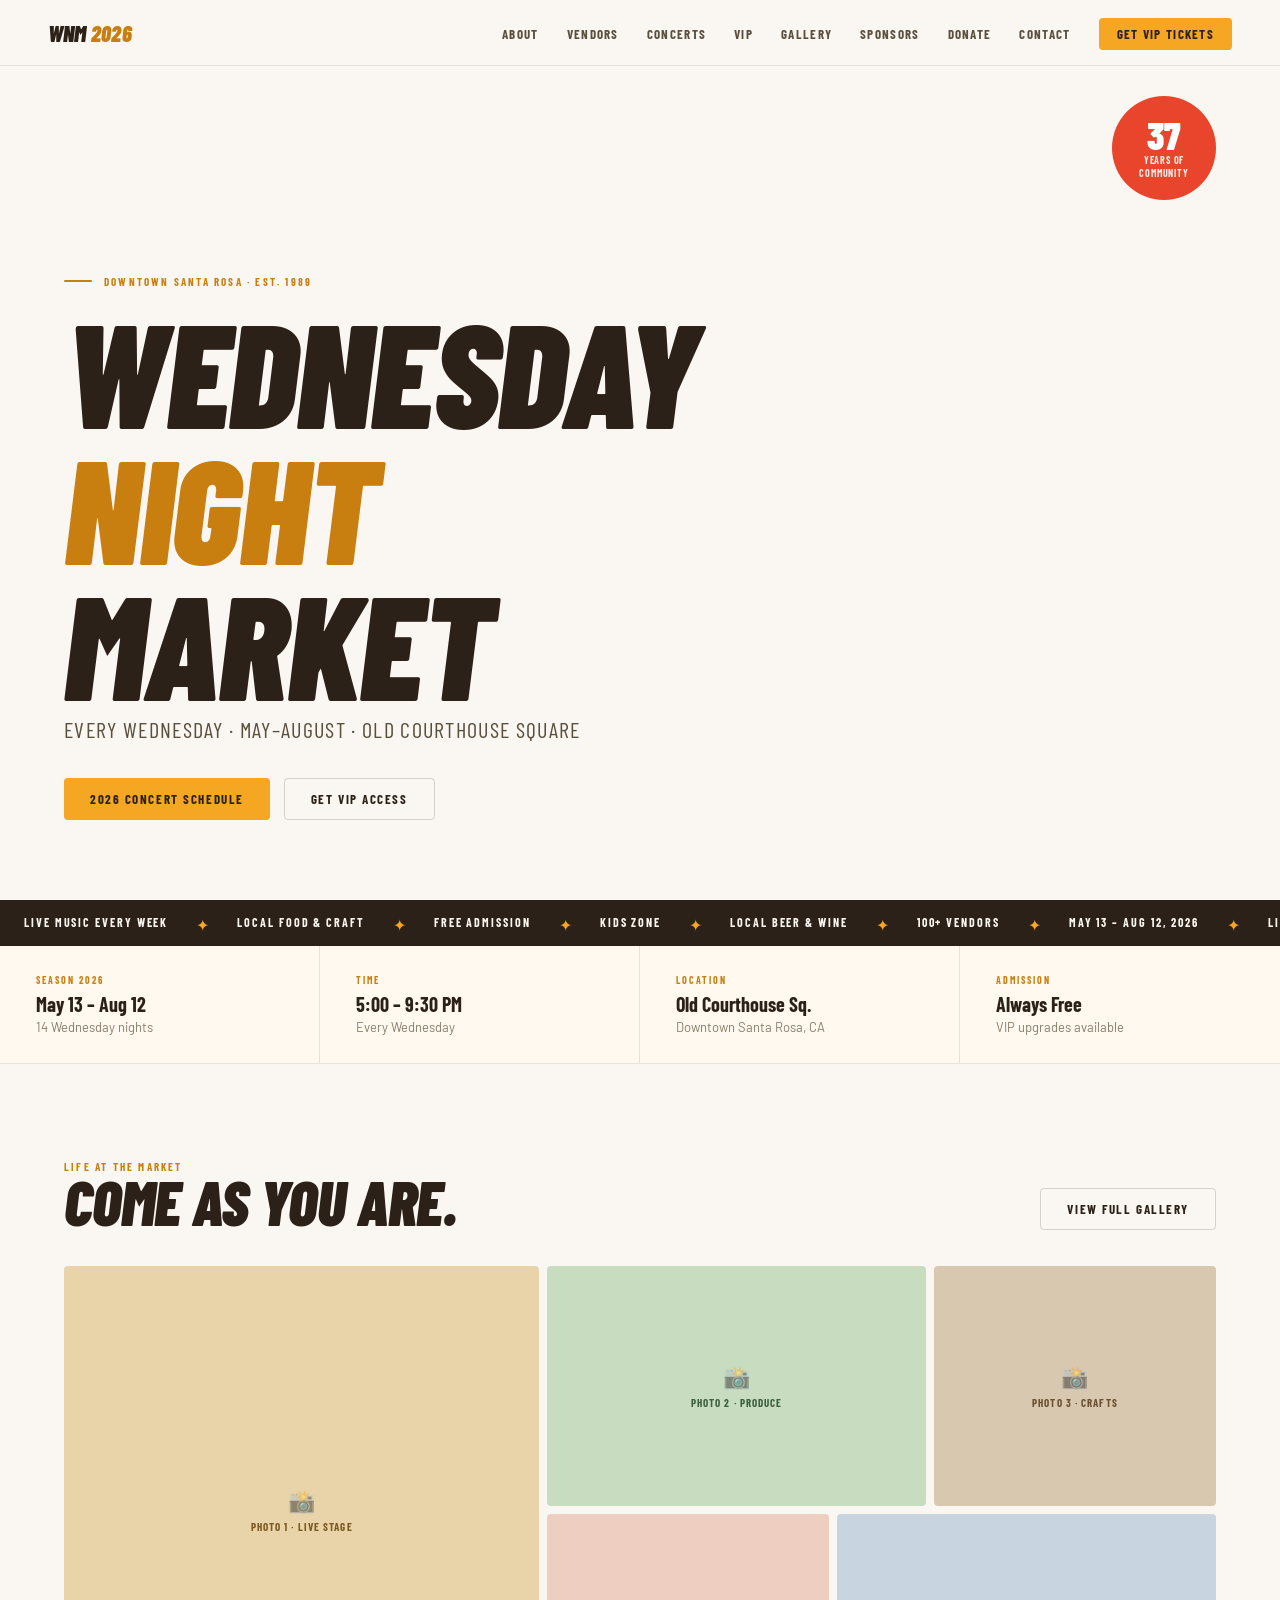
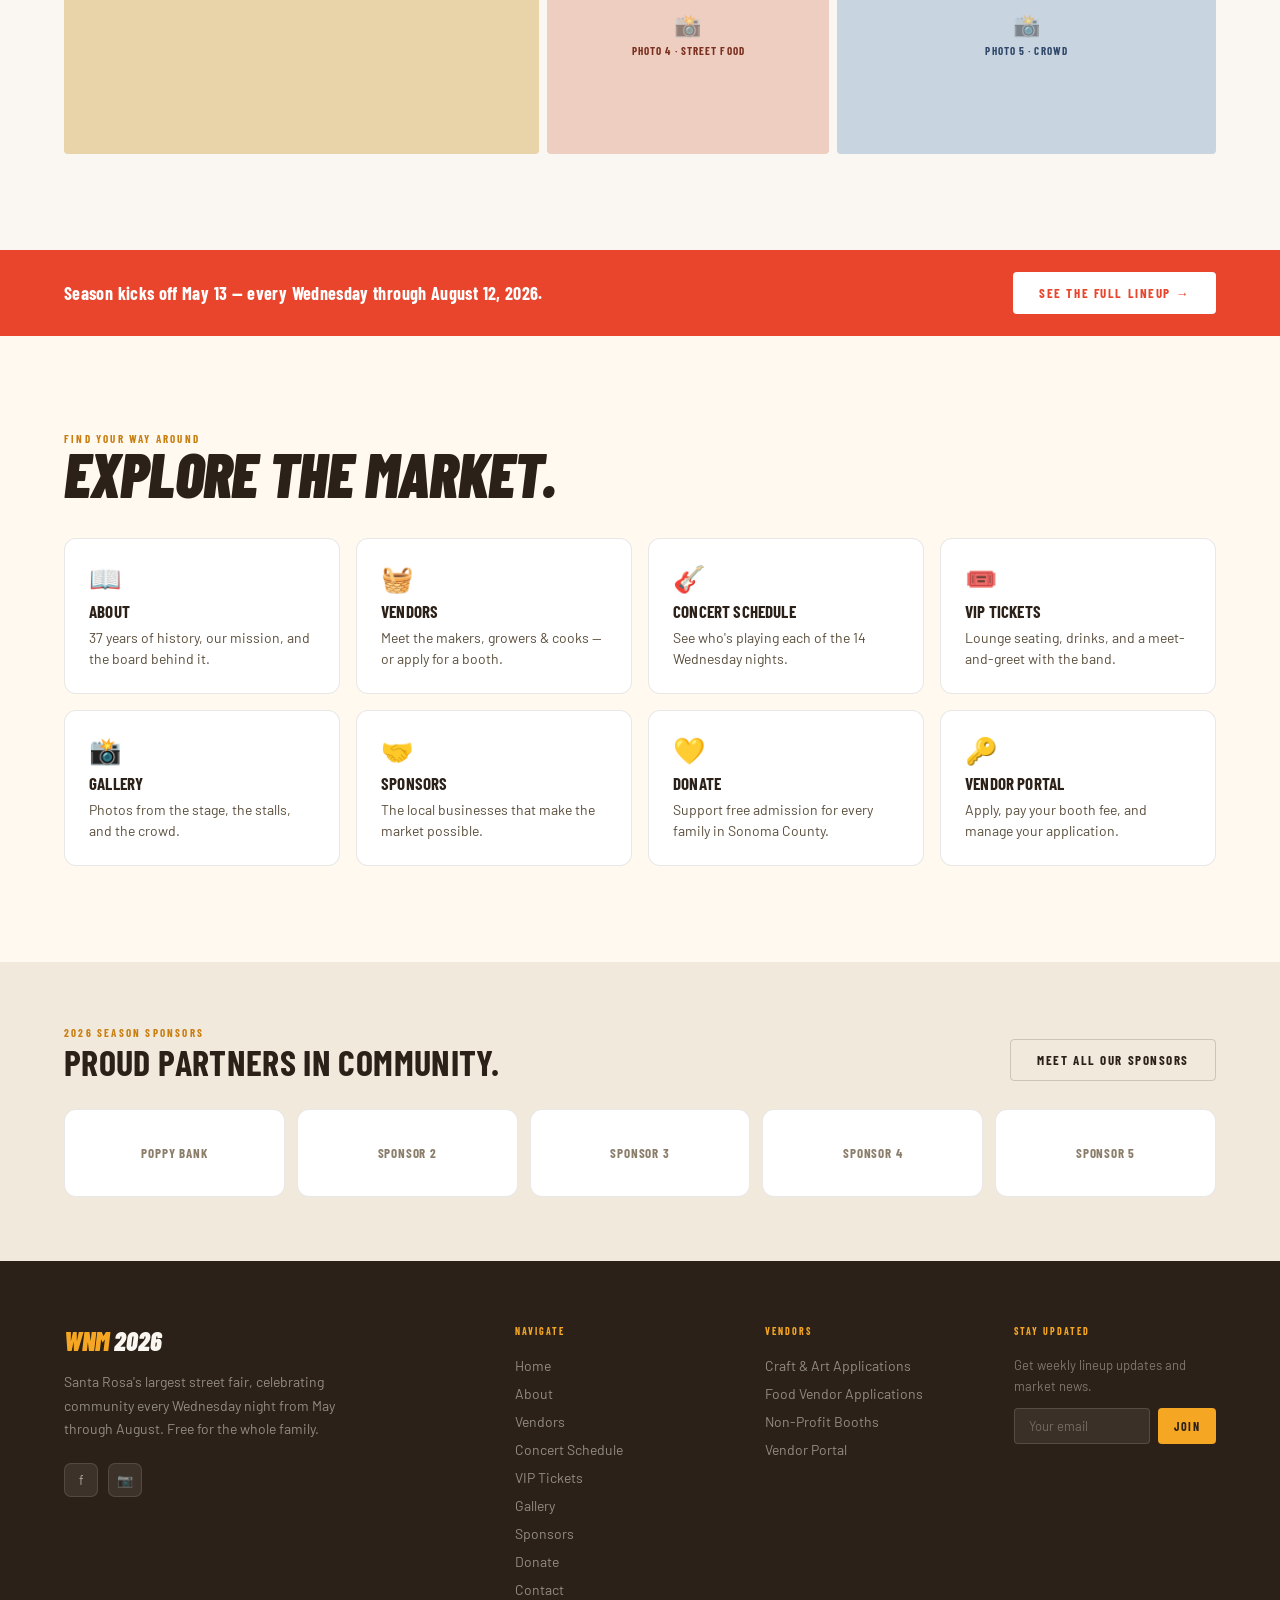
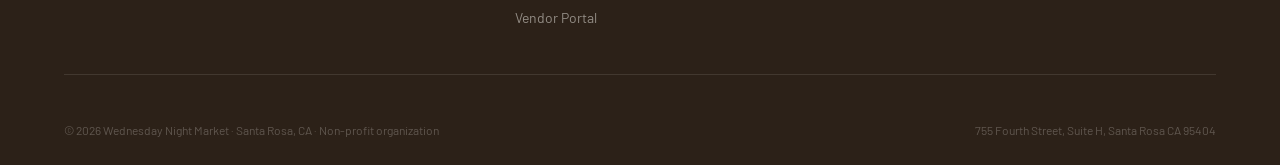
<file: index.html>
<!DOCTYPE html>
<html lang="en">
<head>
<meta charset="UTF-8">
<meta name="viewport" content="width=device-width, initial-scale=1.0">
<title>Wednesday Night Market — Santa Rosa, CA</title>
<meta name="description" content="Santa Rosa's largest street fair. Free admission, live music, and 100+ vendors every Wednesday, May through August.">
<link rel="preconnect" href="https://fonts.googleapis.com">
<link rel="preconnect" href="https://fonts.gstatic.com" crossorigin>
<link href="https://fonts.googleapis.com/css2?family=Barlow+Condensed:ital,wght@0,400;0,700;0,900;1,700;1,900&family=Barlow:wght@400;500;600&display=swap" rel="stylesheet">
<link rel="stylesheet" href="styles.css">
</head>
<body data-page="home">

<a class="skip-link" href="#main">Skip to content</a>
<site-nav></site-nav>

<main id="main">
<section id="home">
  <div class="hero-video-wrap">
    <!-- VIDEO: swap src for actual market footage -->
    <video autoplay muted loop playsinline>
      <!-- <source src="market-hero.mp4" type="video/mp4"> -->
    </video>
    <div class="hero-video-placeholder">Video background · market-hero.mp4</div>
  </div>
  <div class="hero-overlay"></div>

  <div class="hero-badge">
    <span class="num">37</span>
    <span class="lbl">Years of<br>Community</span>
  </div>

  <div class="hero-content">
    <div class="hero-eyebrow">
      <span class="eyebrow">Downtown Santa Rosa · Est. 1989</span>
    </div>
    <h1 class="display hero-title">
      Wednesday<br>
      <span class="pop">Night</span><br>
      Market
    </h1>
    <p class="hero-sub">Every Wednesday · May–August · Old Courthouse Square</p>
    <div class="hero-actions">
      <a href="concerts.html" class="btn-amber">2026 Concert Schedule</a>
      <a href="vip.html" class="btn-outline">Get VIP Access</a>
    </div>
  </div>
</section>

<!-- ── TICKER ── -->
<div class="ticker-wrap">
  <div class="ticker-inner">
    <span class="ticker-item">Live Music Every Week</span><span class="ticker-sep">✦</span>
    <span class="ticker-item">Local Food &amp; Craft</span><span class="ticker-sep">✦</span>
    <span class="ticker-item">Free Admission</span><span class="ticker-sep">✦</span>
    <span class="ticker-item">Kids Zone</span><span class="ticker-sep">✦</span>
    <span class="ticker-item">Local Beer &amp; Wine</span><span class="ticker-sep">✦</span>
    <span class="ticker-item">100+ Vendors</span><span class="ticker-sep">✦</span>
    <span class="ticker-item">May 13 – Aug 12, 2026</span><span class="ticker-sep">✦</span>
    <span class="ticker-item">Live Music Every Week</span><span class="ticker-sep">✦</span>
    <span class="ticker-item">Local Food &amp; Craft</span><span class="ticker-sep">✦</span>
    <span class="ticker-item">Free Admission</span><span class="ticker-sep">✦</span>
    <span class="ticker-item">Kids Zone</span><span class="ticker-sep">✦</span>
    <span class="ticker-item">Local Beer &amp; Wine</span><span class="ticker-sep">✦</span>
    <span class="ticker-item">100+ Vendors</span><span class="ticker-sep">✦</span>
    <span class="ticker-item">May 13 – Aug 12, 2026</span><span class="ticker-sep">✦</span>
  </div>
</div>

<!-- ── EVENT INFO STRIP ── -->
<div class="event-strip">
  <div class="es-item">
    <div class="lbl">Season 2026</div>
    <div class="val">May 13 – Aug 12</div>
    <div class="sub">14 Wednesday nights</div>
  </div>
  <div class="es-item">
    <div class="lbl">Time</div>
    <div class="val">5:00 – 9:30 PM</div>
    <div class="sub">Every Wednesday</div>
  </div>
  <div class="es-item">
    <div class="lbl">Location</div>
    <div class="val">Old Courthouse Sq.</div>
    <div class="sub">Downtown Santa Rosa, CA</div>
  </div>
  <div class="es-item">
    <div class="lbl">Admission</div>
    <div class="val">Always Free</div>
    <div class="sub">VIP upgrades available</div>
  </div>
</div>

<!-- ── PHOTO MOSAIC ── -->
<div class="mosaic-section section-pad">
  <div class="mosaic-header fade-up">
    <div>
      <p class="eyebrow">Life at the Market</p>
      <h2 class="display" style="font-size:clamp(38px,5vw,62px);color:var(--ink)">Come as you are.</h2>
    </div>
    <a href="gallery.html" class="btn-outline">View Full Gallery</a>
  </div>
  <div class="mosaic fade-up">
    <div class="mosaic-item m1">
      <div class="photo-ph" style="background:#E8D4A8;color:#7A5820"><span class="ico">📸</span>Photo 1 · Live stage</div>
    </div>
    <div class="mosaic-item m2">
      <div class="photo-ph" style="background:#C8DCC0;color:#3A6040"><span class="ico">📸</span>Photo 2 · Produce</div>
    </div>
    <div class="mosaic-item m3">
      <div class="photo-ph" style="background:#D8C8B0;color:#6A5030"><span class="ico">📸</span>Photo 3 · Crafts</div>
    </div>
    <div class="mosaic-item m4">
      <div class="photo-ph" style="background:#EECEC0;color:#7A3020"><span class="ico">📸</span>Photo 4 · Street food</div>
    </div>
    <div class="mosaic-item m5">
      <div class="photo-ph" style="background:#C8D4E0;color:#30486A"><span class="ico">📸</span>Photo 5 · Crowd</div>
    </div>
  </div>
</div>

<!-- ── CORAL CTA STRIPE ── -->
<div class="coral-stripe fade-up">
  <p>Season kicks off May 13 — every Wednesday through August 12, 2026.</p>
  <a href="concerts.html" class="btn-amber">See the full lineup →</a>
</div>

<!-- ══ ABOUT ══ -->
<!-- ── EXPLORE THE MARKET (site nav cards) ── -->
<div class="explore-section section-pad">
  <div class="explore-header fade-up">
    <p class="eyebrow">Find Your Way Around</p>
    <h2 class="display" style="font-size:clamp(38px,5vw,62px);color:var(--ink)">Explore the market.</h2>
  </div>
  <div class="explore-grid fade-up">
    <a class="explore-card" href="about.html">
      <span class="explore-ico">📖</span>
      <span class="explore-title">About</span>
      <span class="explore-desc">37 years of history, our mission, and the board behind it.</span>
      <span class="explore-arrow">→</span>
    </a>
    <a class="explore-card" href="vendors.html">
      <span class="explore-ico">🧺</span>
      <span class="explore-title">Vendors</span>
      <span class="explore-desc">Meet the makers, growers &amp; cooks — or apply for a booth.</span>
      <span class="explore-arrow">→</span>
    </a>
    <a class="explore-card" href="concerts.html">
      <span class="explore-ico">🎸</span>
      <span class="explore-title">Concert Schedule</span>
      <span class="explore-desc">See who's playing each of the 14 Wednesday nights.</span>
      <span class="explore-arrow">→</span>
    </a>
    <a class="explore-card" href="vip.html">
      <span class="explore-ico">🎟️</span>
      <span class="explore-title">VIP Tickets</span>
      <span class="explore-desc">Lounge seating, drinks, and a meet-and-greet with the band.</span>
      <span class="explore-arrow">→</span>
    </a>
    <a class="explore-card" href="gallery.html">
      <span class="explore-ico">📸</span>
      <span class="explore-title">Gallery</span>
      <span class="explore-desc">Photos from the stage, the stalls, and the crowd.</span>
      <span class="explore-arrow">→</span>
    </a>
    <a class="explore-card" href="sponsors.html">
      <span class="explore-ico">🤝</span>
      <span class="explore-title">Sponsors</span>
      <span class="explore-desc">The local businesses that make the market possible.</span>
      <span class="explore-arrow">→</span>
    </a>
    <a class="explore-card" href="donate.html">
      <span class="explore-ico">💛</span>
      <span class="explore-title">Donate</span>
      <span class="explore-desc">Support free admission for every family in Sonoma County.</span>
      <span class="explore-arrow">→</span>
    </a>
    <a class="explore-card" href="vendor-portal.html">
      <span class="explore-ico">🔑</span>
      <span class="explore-title">Vendor Portal</span>
      <span class="explore-desc">Apply, pay your booth fee, and manage your application.</span>
      <span class="explore-arrow">→</span>
    </a>
  </div>
</div>

<!-- ── SPONSOR HIGHLIGHT ── -->
<div class="sponsor-highlight section-pad-sm">
  <div class="sponsor-highlight-header fade-up">
    <div>
      <p class="eyebrow">2026 Season Sponsors</p>
      <h2 class="display-upright" style="font-size:clamp(26px,3vw,36px);color:var(--ink);margin-top:4px">Proud partners in community.</h2>
    </div>
    <a href="sponsors.html" class="btn-outline">Meet All Our Sponsors</a>
  </div>
  <div class="sponsor-highlight-grid fade-up">
    <div class="sponsor-logo">Poppy Bank</div>
    <div class="sponsor-logo">Sponsor 2</div>
    <div class="sponsor-logo">Sponsor 3</div>
    <div class="sponsor-logo">Sponsor 4</div>
    <div class="sponsor-logo">Sponsor 5</div>
  </div>
</div>
</main>

<site-footer></site-footer>

<script src="nav.js"></script>
<script src="main.js"></script>
</body>
</html>
</file>
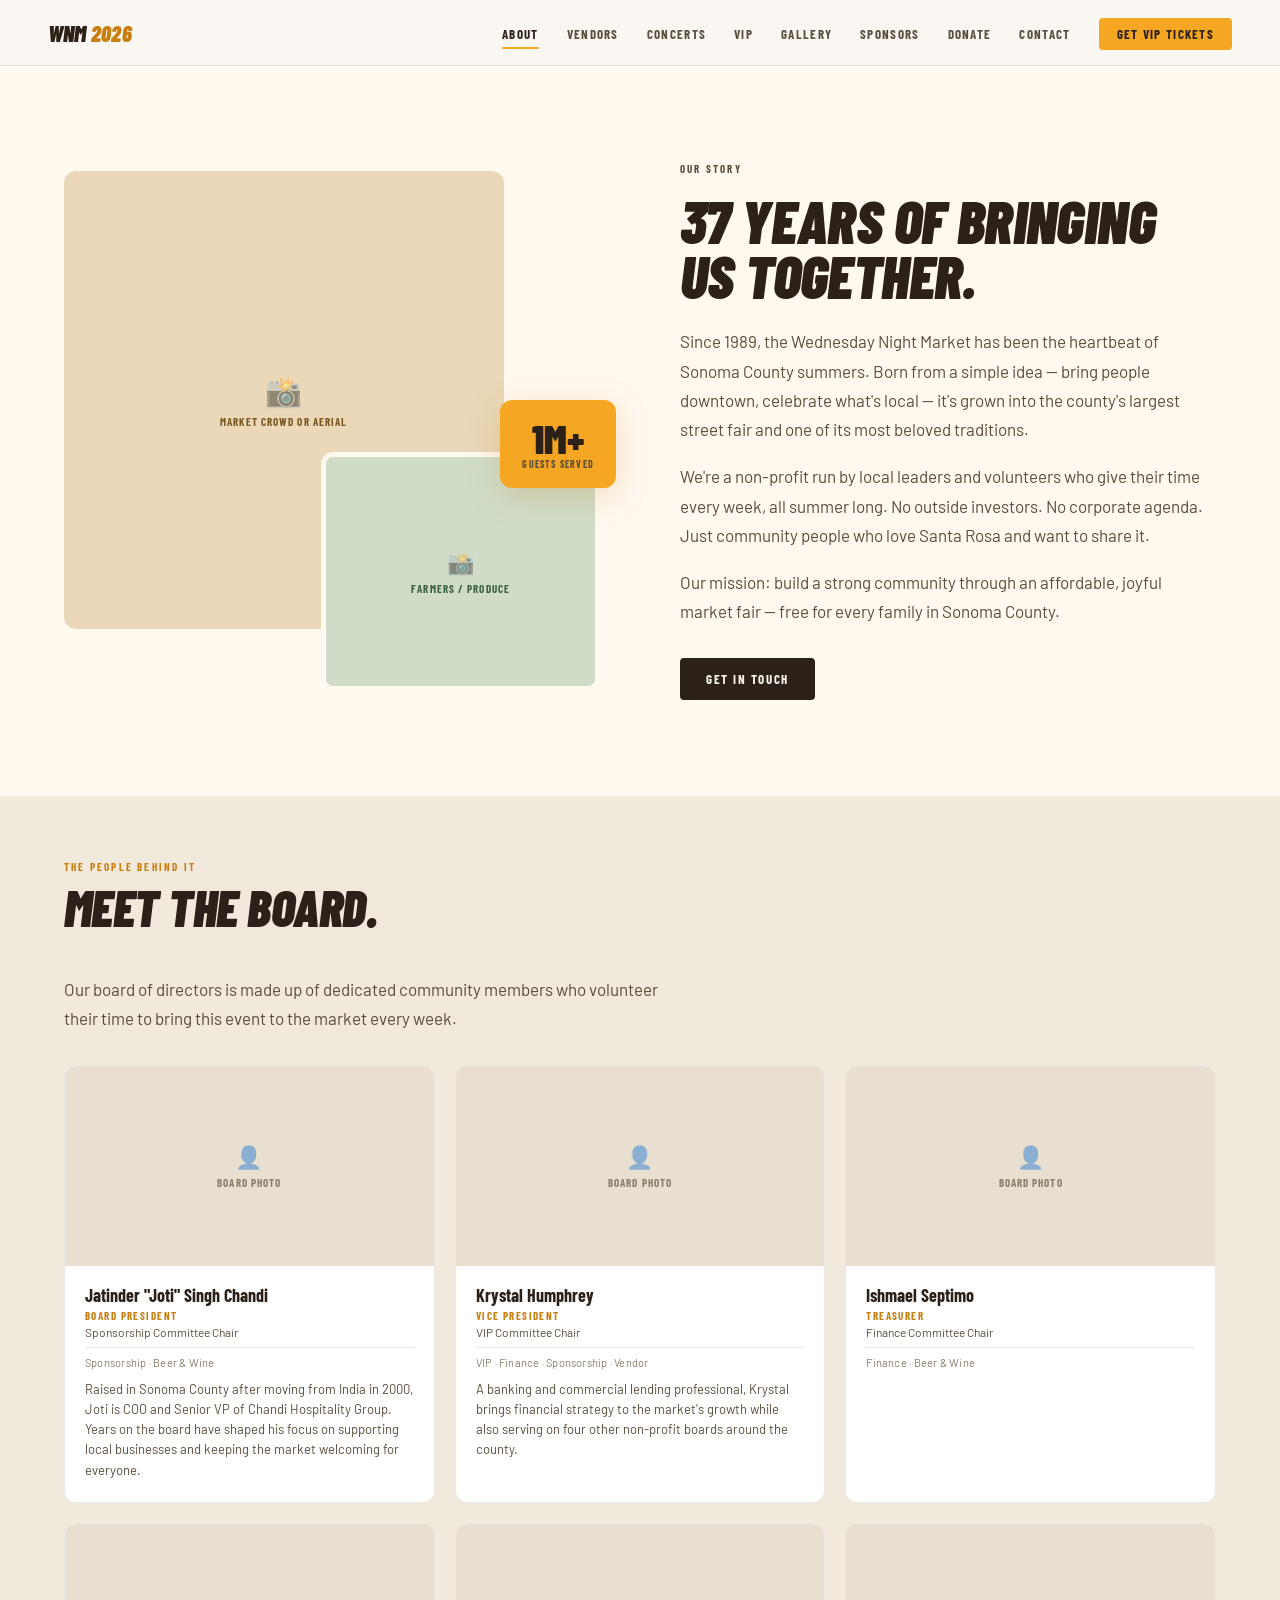
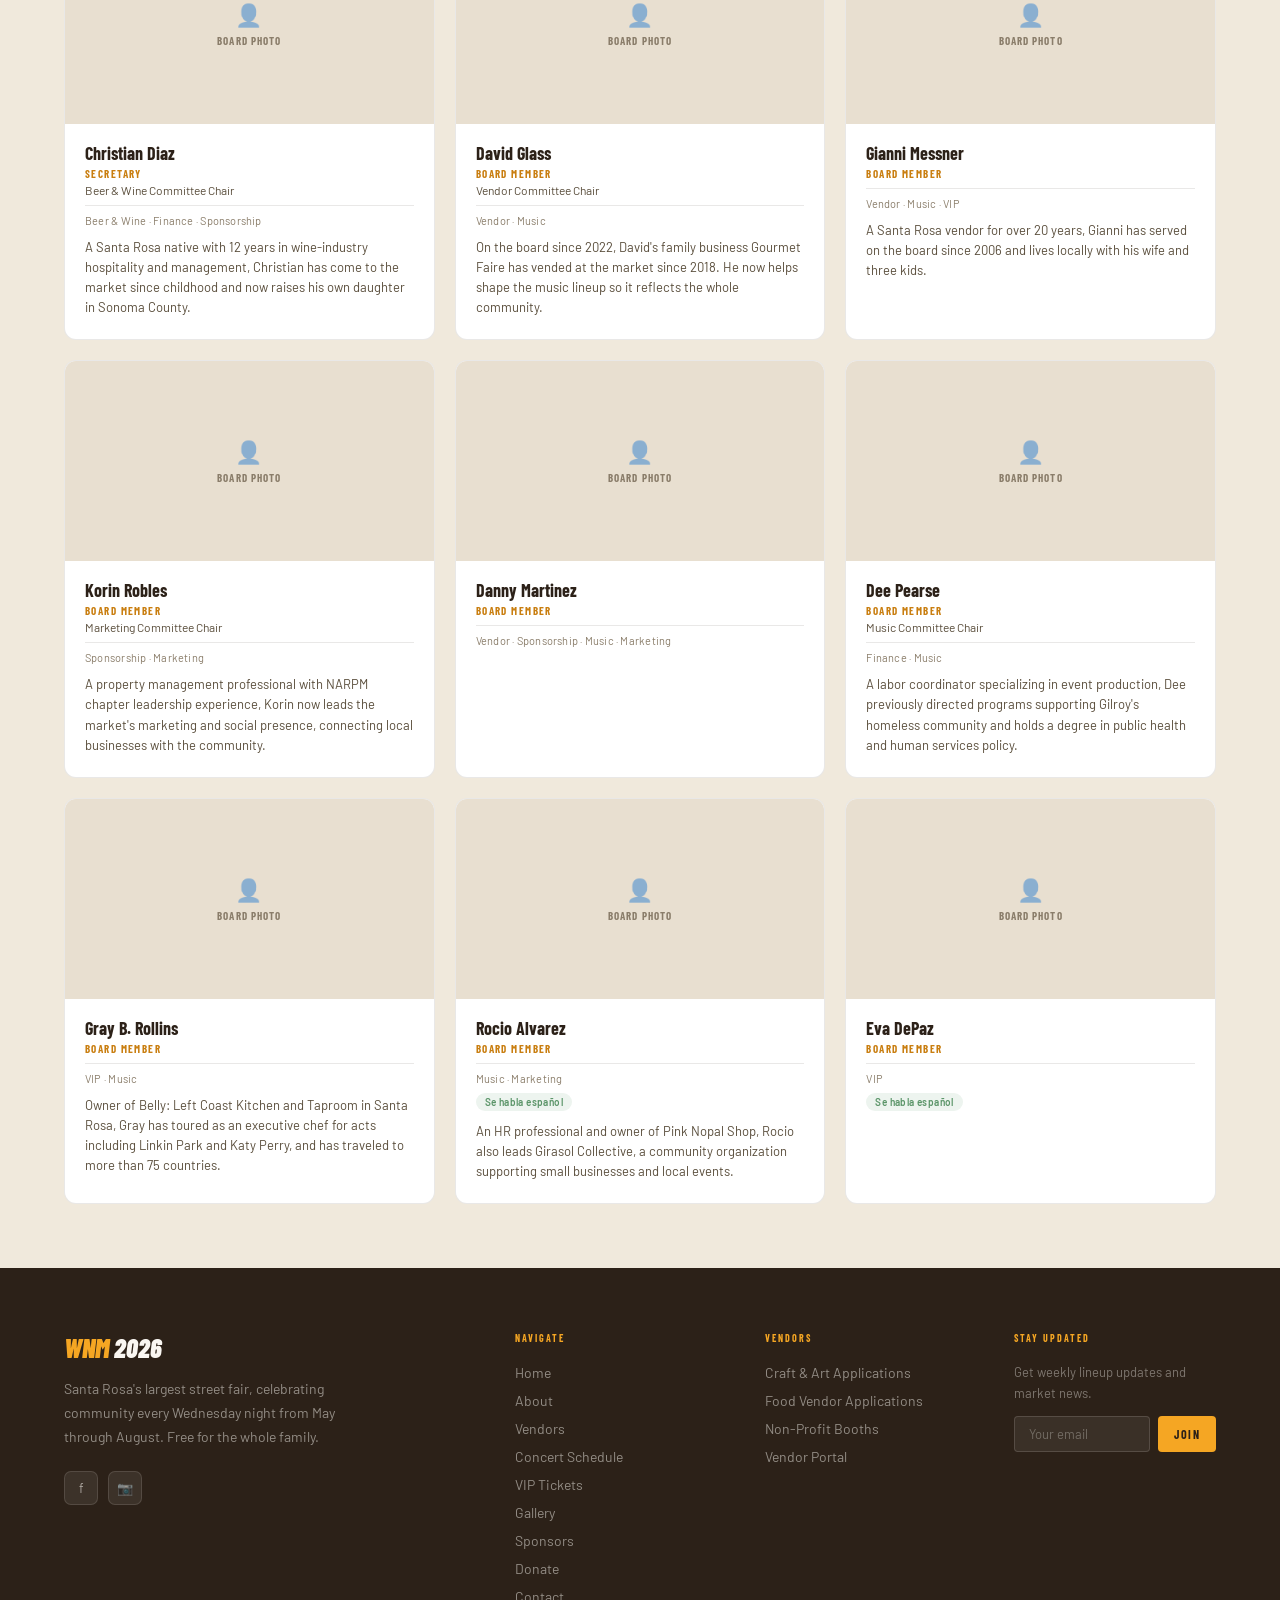
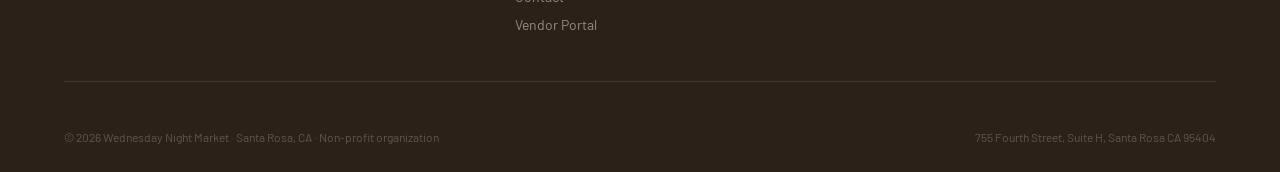
<file: about.html>
<!DOCTYPE html>
<html lang="en">
<head>
<meta charset="UTF-8">
<meta name="viewport" content="width=device-width, initial-scale=1.0">
<title>About — Wednesday Night Market</title>
<meta name="description" content="A non-profit run by local leaders and volunteers, bringing Santa Rosa together since 1989.">
<link rel="preconnect" href="https://fonts.googleapis.com">
<link rel="preconnect" href="https://fonts.gstatic.com" crossorigin>
<link href="https://fonts.googleapis.com/css2?family=Barlow+Condensed:ital,wght@0,400;0,700;0,900;1,700;1,900&family=Barlow:wght@400;500;600&display=swap" rel="stylesheet">
<link rel="stylesheet" href="styles.css">
</head>
<body data-page="about">

<a class="skip-link" href="#main">Skip to content</a>
<site-nav></site-nav>

<main id="main" class="page-body">
<section id="about" class="about-section section-pad">
  <div class="about-grid">
    <div class="about-image-wrap fade-up">
      <div class="about-img-main">
        <div class="photo-ph" style="height:100%;background:#EAD8B8;color:#7A5820">
          <span class="ico" style="font-size:30px">📸</span>Market crowd or aerial
        </div>
      </div>
      <div class="about-img-accent">
        <div class="photo-ph" style="height:100%;background:#D0DCC8;color:#3A6040">
          <span class="ico">📸</span>Farmers / produce
        </div>
      </div>
      <div class="stat-bubble">
        <div class="big">1M+</div>
        <div class="small">Guests served</div>
      </div>
    </div>

    <div class="about-copy fade-up">
      <p class="eyebrow">Our Story</p>
      <h2 class="display">37 years of bringing us together.</h2>
      <p class="body-text">Since 1989, the Wednesday Night Market has been the heartbeat of Sonoma County summers. Born from a simple idea — bring people downtown, celebrate what's local — it's grown into the county's largest street fair and one of its most beloved traditions.</p>
      <p class="body-text">We're a non-profit run by local leaders and volunteers who give their time every week, all summer long. No outside investors. No corporate agenda. Just community people who love Santa Rosa and want to share it.</p>
      <p class="body-text">Our mission: build a strong community through an affordable, joyful market fair — free for every family in Sonoma County.</p>
      <a href="contact.html" class="btn-primary">Get in touch</a>
    </div>
  </div>
</section>

<!-- ── BOARD ── -->
<div class="board-section section-pad-sm">
  <div class="fade-up">
    <p class="eyebrow">The People Behind It</p>
    <h2 class="display board-section">Meet the board.</h2>
    <p class="body-text board-intro">Our board of directors is made up of dedicated community members who volunteer their time to bring this event to the market every week.</p>
  </div>


  <div class="board-grid fade-up">
    <div class="board-card">
      <div class="board-photo"><div class="photo-ph"><span class="ico">👤</span>Board photo</div></div>
      <div class="board-info">
        <div class="board-name">Jatinder "Joti" Singh Chandi</div>
        <div class="board-role">Board President</div>
        <div class="board-role-sub">Sponsorship Committee Chair</div>
        <div class="board-committees">Sponsorship &middot; Beer &amp; Wine</div>
        <p class="board-bio">Raised in Sonoma County after moving from India in 2000, Joti is COO and Senior VP of Chandi Hospitality Group. Years on the board have shaped his focus on supporting local businesses and keeping the market welcoming for everyone.</p>
      </div>
    </div>
    <div class="board-card">
      <div class="board-photo"><div class="photo-ph"><span class="ico">👤</span>Board photo</div></div>
      <div class="board-info">
        <div class="board-name">Krystal Humphrey</div>
        <div class="board-role">Vice President</div>
        <div class="board-role-sub">VIP Committee Chair</div>
        <div class="board-committees">VIP &middot; Finance &middot; Sponsorship &middot; Vendor</div>
        <p class="board-bio">A banking and commercial lending professional, Krystal brings financial strategy to the market's growth while also serving on four other non-profit boards around the county.</p>
      </div>
    </div>
    <div class="board-card">
      <div class="board-photo"><div class="photo-ph"><span class="ico">👤</span>Board photo</div></div>
      <div class="board-info">
        <div class="board-name">Ishmael Septimo</div>
        <div class="board-role">Treasurer</div>
        <div class="board-role-sub">Finance Committee Chair</div>
        <div class="board-committees">Finance &middot; Beer &amp; Wine</div>
      </div>
    </div>
    <div class="board-card">
      <div class="board-photo"><div class="photo-ph"><span class="ico">👤</span>Board photo</div></div>
      <div class="board-info">
        <div class="board-name">Christian Diaz</div>
        <div class="board-role">Secretary</div>
        <div class="board-role-sub">Beer &amp; Wine Committee Chair</div>
        <div class="board-committees">Beer &amp; Wine &middot; Finance &middot; Sponsorship</div>
        <p class="board-bio">A Santa Rosa native with 12 years in wine-industry hospitality and management, Christian has come to the market since childhood and now raises his own daughter in Sonoma County.</p>
      </div>
    </div>
    <div class="board-card">
      <div class="board-photo"><div class="photo-ph"><span class="ico">👤</span>Board photo</div></div>
      <div class="board-info">
        <div class="board-name">David Glass</div>
        <div class="board-role">Board Member</div>
        <div class="board-role-sub">Vendor Committee Chair</div>
        <div class="board-committees">Vendor &middot; Music</div>
        <p class="board-bio">On the board since 2022, David's family business Gourmet Faire has vended at the market since 2018. He now helps shape the music lineup so it reflects the whole community.</p>
      </div>
    </div>
    <div class="board-card">
      <div class="board-photo"><div class="photo-ph"><span class="ico">👤</span>Board photo</div></div>
      <div class="board-info">
        <div class="board-name">Gianni Messner</div>
        <div class="board-role">Board Member</div>
        <div class="board-committees">Vendor &middot; Music &middot; VIP</div>
        <p class="board-bio">A Santa Rosa vendor for over 20 years, Gianni has served on the board since 2006 and lives locally with his wife and three kids.</p>
      </div>
    </div>
    <div class="board-card">
      <div class="board-photo"><div class="photo-ph"><span class="ico">👤</span>Board photo</div></div>
      <div class="board-info">
        <div class="board-name">Korin Robles</div>
        <div class="board-role">Board Member</div>
        <div class="board-role-sub">Marketing Committee Chair</div>
        <div class="board-committees">Sponsorship &middot; Marketing</div>
        <p class="board-bio">A property management professional with NARPM chapter leadership experience, Korin now leads the market's marketing and social presence, connecting local businesses with the community.</p>
      </div>
    </div>
    <div class="board-card">
      <div class="board-photo"><div class="photo-ph"><span class="ico">👤</span>Board photo</div></div>
      <div class="board-info">
        <div class="board-name">Danny Martinez</div>
        <div class="board-role">Board Member</div>
        <div class="board-committees">Vendor &middot; Sponsorship &middot; Music &middot; Marketing</div>
      </div>
    </div>
    <div class="board-card">
      <div class="board-photo"><div class="photo-ph"><span class="ico">👤</span>Board photo</div></div>
      <div class="board-info">
        <div class="board-name">Dee Pearse</div>
        <div class="board-role">Board Member</div>
        <div class="board-role-sub">Music Committee Chair</div>
        <div class="board-committees">Finance &middot; Music</div>
        <p class="board-bio">A labor coordinator specializing in event production, Dee previously directed programs supporting Gilroy's homeless community and holds a degree in public health and human services policy.</p>
      </div>
    </div>
    <div class="board-card">
      <div class="board-photo"><div class="photo-ph"><span class="ico">👤</span>Board photo</div></div>
      <div class="board-info">
        <div class="board-name">Gray B. Rollins</div>
        <div class="board-role">Board Member</div>
        <div class="board-committees">VIP &middot; Music</div>
        <p class="board-bio">Owner of Belly: Left Coast Kitchen and Taproom in Santa Rosa, Gray has toured as an executive chef for acts including Linkin Park and Katy Perry, and has traveled to more than 75 countries.</p>
      </div>
    </div>
    <div class="board-card">
      <div class="board-photo"><div class="photo-ph"><span class="ico">👤</span>Board photo</div></div>
      <div class="board-info">
        <div class="board-name">Rocio Alvarez</div>
        <div class="board-role">Board Member</div>
        <div class="board-committees">Music &middot; Marketing</div>
        <span class="board-badge">Se habla español</span>
        <p class="board-bio">An HR professional and owner of Pink Nopal Shop, Rocio also leads Girasol Collective, a community organization supporting small businesses and local events.</p>
      </div>
    </div>
    <div class="board-card">
      <div class="board-photo"><div class="photo-ph"><span class="ico">👤</span>Board photo</div></div>
      <div class="board-info">
        <div class="board-name">Eva DePaz</div>
        <div class="board-role">Board Member</div>
        <div class="board-committees">VIP</div>
        <span class="board-badge">Se habla español</span>
      </div>
    </div>
  </div>
</div>
</main>

<site-footer></site-footer>

<script src="nav.js"></script>
<script src="main.js"></script>
</body>
</html>
</file>
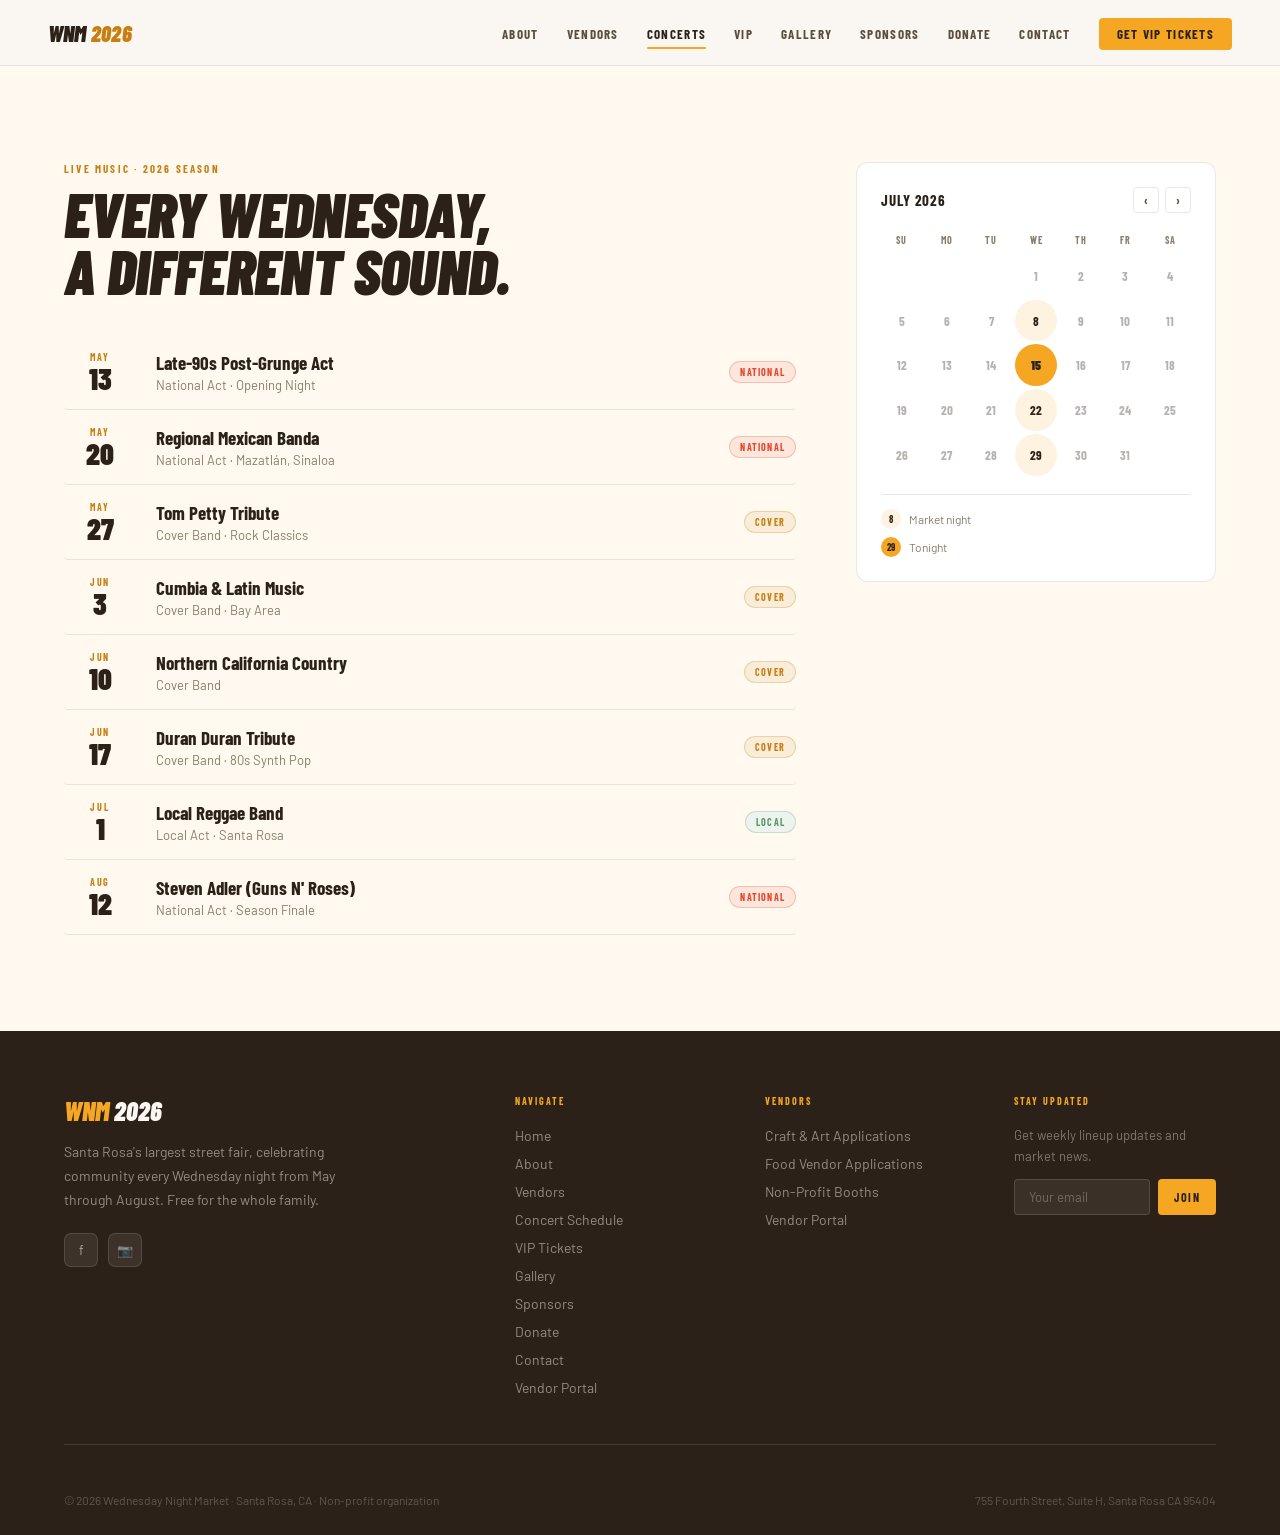
<file: concerts.html>
<!DOCTYPE html>
<html lang="en">
<head>
<meta charset="UTF-8">
<meta name="viewport" content="width=device-width, initial-scale=1.0">
<title>Concert Schedule — Wednesday Night Market</title>
<meta name="description" content="The full 2026 live music lineup — a different act every Wednesday from May 13 to August 12.">
<link rel="preconnect" href="https://fonts.googleapis.com">
<link rel="preconnect" href="https://fonts.gstatic.com" crossorigin>
<link href="https://fonts.googleapis.com/css2?family=Barlow+Condensed:ital,wght@0,400;0,700;0,900;1,700;1,900&family=Barlow:wght@400;500;600&display=swap" rel="stylesheet">
<link rel="stylesheet" href="styles.css">
</head>
<body data-page="concerts">

<a class="skip-link" href="#main">Skip to content</a>
<site-nav></site-nav>

<main id="main" class="page-body">
<section id="concerts" class="concerts-section section-pad">
  <div class="concerts-layout">
    <div>
      <p class="eyebrow fade-up">Live Music · 2026 Season</p>
      <h2 class="display fade-up">Every Wednesday,<br>a different sound.</h2>
      <div class="concert-list fade-up">
        <div class="concert-item">
          <div class="c-date"><div class="c-month">May</div><div class="c-day">13</div></div>
          <div><div class="c-name">Late-90s Post-Grunge Act</div><div class="c-type">National Act · Opening Night</div></div>
          <span class="ctag ctag-nat">National</span>
        </div>
        <div class="concert-item">
          <div class="c-date"><div class="c-month">May</div><div class="c-day">20</div></div>
          <div><div class="c-name">Regional Mexican Banda</div><div class="c-type">National Act · Mazatlán, Sinaloa</div></div>
          <span class="ctag ctag-nat">National</span>
        </div>
        <div class="concert-item">
          <div class="c-date"><div class="c-month">May</div><div class="c-day">27</div></div>
          <div><div class="c-name">Tom Petty Tribute</div><div class="c-type">Cover Band · Rock Classics</div></div>
          <span class="ctag ctag-cov">Cover</span>
        </div>
        <div class="concert-item">
          <div class="c-date"><div class="c-month">Jun</div><div class="c-day">3</div></div>
          <div><div class="c-name">Cumbia &amp; Latin Music</div><div class="c-type">Cover Band · Bay Area</div></div>
          <span class="ctag ctag-cov">Cover</span>
        </div>
        <div class="concert-item">
          <div class="c-date"><div class="c-month">Jun</div><div class="c-day">10</div></div>
          <div><div class="c-name">Northern California Country</div><div class="c-type">Cover Band</div></div>
          <span class="ctag ctag-cov">Cover</span>
        </div>
        <div class="concert-item">
          <div class="c-date"><div class="c-month">Jun</div><div class="c-day">17</div></div>
          <div><div class="c-name">Duran Duran Tribute</div><div class="c-type">Cover Band · 80s Synth Pop</div></div>
          <span class="ctag ctag-cov">Cover</span>
        </div>
        <div class="concert-item">
          <div class="c-date"><div class="c-month">Jul</div><div class="c-day">1</div></div>
          <div><div class="c-name">Local Reggae Band</div><div class="c-type">Local Act · Santa Rosa</div></div>
          <span class="ctag ctag-loc">Local</span>
        </div>
        <div class="concert-item">
          <div class="c-date"><div class="c-month">Aug</div><div class="c-day">12</div></div>
          <div><div class="c-name">Steven Adler (Guns N' Roses)</div><div class="c-type">National Act · Season Finale</div></div>
          <span class="ctag ctag-nat">National</span>
        </div>
      </div>
    </div>

    <div class="mini-cal fade-up">
      <div class="cal-head">
        <span class="cal-month">July 2026</span>
        <div style="display:flex;gap:6px">
          <button class="cal-nav">‹</button>
          <button class="cal-nav">›</button>
        </div>
      </div>
      <div class="cal-grid">
        <div class="cal-dl">Su</div><div class="cal-dl">Mo</div><div class="cal-dl">Tu</div>
        <div class="cal-dl">We</div><div class="cal-dl">Th</div><div class="cal-dl">Fr</div><div class="cal-dl">Sa</div>
        <div class="cal-d empty"></div><div class="cal-d empty"></div><div class="cal-d empty"></div>
        <div class="cal-d">1</div><div class="cal-d">2</div><div class="cal-d">3</div><div class="cal-d">4</div>
        <div class="cal-d">5</div><div class="cal-d">6</div><div class="cal-d">7</div>
        <div class="cal-d has-event">8</div><div class="cal-d">9</div><div class="cal-d">10</div><div class="cal-d">11</div>
        <div class="cal-d">12</div><div class="cal-d">13</div><div class="cal-d">14</div>
        <div class="cal-d has-event today">15</div><div class="cal-d">16</div><div class="cal-d">17</div><div class="cal-d">18</div>
        <div class="cal-d">19</div><div class="cal-d">20</div><div class="cal-d">21</div>
        <div class="cal-d has-event">22</div><div class="cal-d">23</div><div class="cal-d">24</div><div class="cal-d">25</div>
        <div class="cal-d">26</div><div class="cal-d">27</div><div class="cal-d">28</div>
        <div class="cal-d has-event">29</div><div class="cal-d">30</div><div class="cal-d">31</div>
      </div>
      <div class="cal-legend">
        <div class="cal-leg-item">
          <div class="cal-swatch" style="background:rgba(245,166,35,0.14);color:var(--ink)">8</div>
          Market night
        </div>
        <div class="cal-leg-item">
          <div class="cal-swatch" style="background:var(--amber);color:var(--ink)">29</div>
          Tonight
        </div>
      </div>
    </div>
  </div>
</section>
</main>

<site-footer></site-footer>

<script src="nav.js"></script>
<script src="main.js"></script>
</body>
</html>
</file>
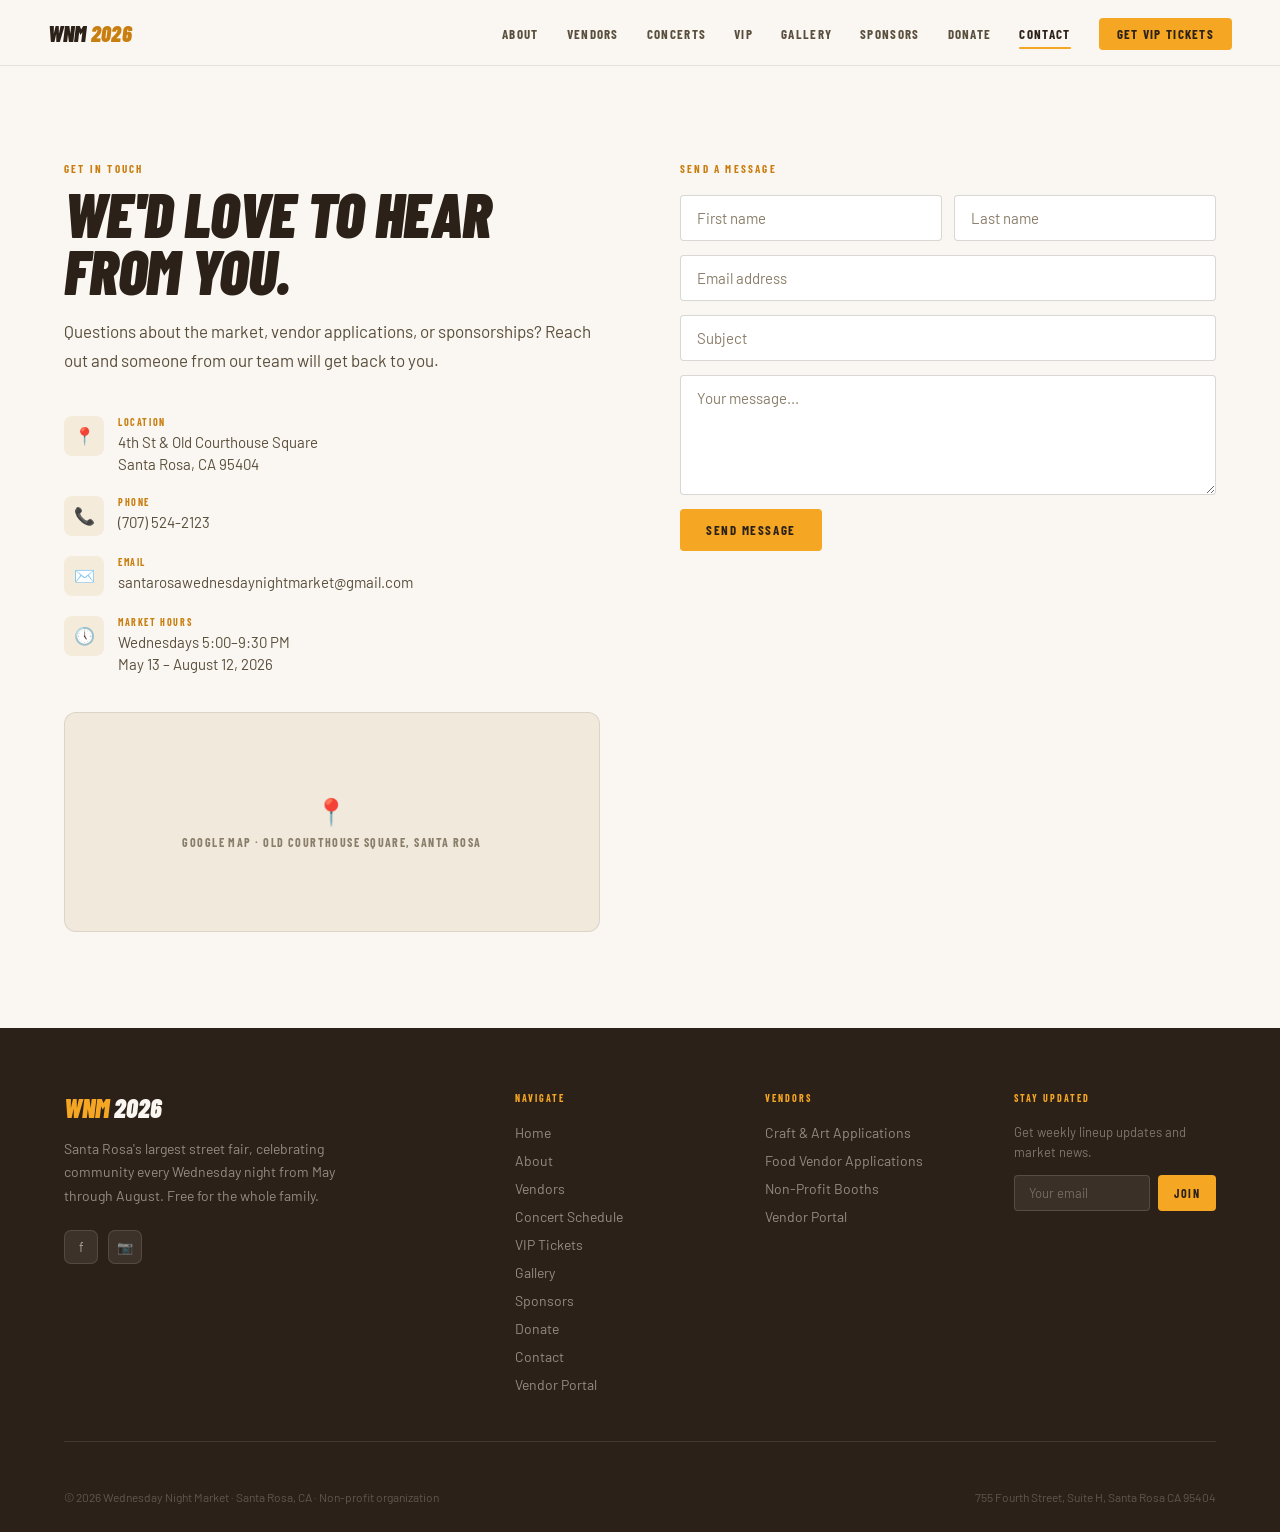
<file: contact.html>
<!DOCTYPE html>
<html lang="en">
<head>
<meta charset="UTF-8">
<meta name="viewport" content="width=device-width, initial-scale=1.0">
<title>Contact — Wednesday Night Market</title>
<meta name="description" content="Questions about the market, vendor applications, or sponsorship? Get in touch.">
<link rel="preconnect" href="https://fonts.googleapis.com">
<link rel="preconnect" href="https://fonts.gstatic.com" crossorigin>
<link href="https://fonts.googleapis.com/css2?family=Barlow+Condensed:ital,wght@0,400;0,700;0,900;1,700;1,900&family=Barlow:wght@400;500;600&display=swap" rel="stylesheet">
<link rel="stylesheet" href="styles.css">
</head>
<body data-page="contact">

<a class="skip-link" href="#main">Skip to content</a>
<site-nav></site-nav>

<main id="main" class="page-body">
<section id="contact" class="contact-section section-pad">
  <div class="contact-grid">
    <div class="fade-up">
      <p class="eyebrow">Get in Touch</p>
      <h2 class="display">We'd love to hear from you.</h2>
      <p class="body-text">Questions about the market, vendor applications, or sponsorships? Reach out and someone from our team will get back to you.</p>

      <div class="contact-details">
        <div class="ci">
          <div class="ci-icon">📍</div>
          <div>
            <div class="ci-lbl">Location</div>
            <div class="ci-val">4th St &amp; Old Courthouse Square<br>Santa Rosa, CA 95404</div>
          </div>
        </div>
        <div class="ci">
          <div class="ci-icon">📞</div>
          <div>
            <div class="ci-lbl">Phone</div>
            <div class="ci-val">(707) 524-2123</div>
          </div>
        </div>
        <div class="ci">
          <div class="ci-icon">✉️</div>
          <div>
            <div class="ci-lbl">Email</div>
            <div class="ci-val">santarosawednesdaynightmarket@gmail.com</div>
          </div>
        </div>
        <div class="ci">
          <div class="ci-icon">🕔</div>
          <div>
            <div class="ci-lbl">Market Hours</div>
            <div class="ci-val">Wednesdays 5:00–9:30 PM<br>May 13 – August 12, 2026</div>
          </div>
        </div>
      </div>

      <div class="map-ph">Google Map · Old Courthouse Square, Santa Rosa</div>
    </div>

    <div class="fade-up">
      <p class="eyebrow" style="color:var(--amber-dark);margin-bottom:20px">Send a Message</p>
      <form class="contact-form" onsubmit="return false">
        <div class="form-row">
          <input type="text" placeholder="First name" aria-label="First name">
          <input type="text" placeholder="Last name" aria-label="Last name">
        </div>
        <input type="email" placeholder="Email address" aria-label="Email address">
        <input type="text" placeholder="Subject" aria-label="Subject">
        <textarea placeholder="Your message..." aria-label="Your message..."></textarea>
        <button type="submit" class="btn-amber" style="align-self:flex-start">Send Message</button>
      </form>
    </div>
  </div>
</section>
</main>

<site-footer></site-footer>

<script src="nav.js"></script>
<script src="main.js"></script>
</body>
</html>
</file>
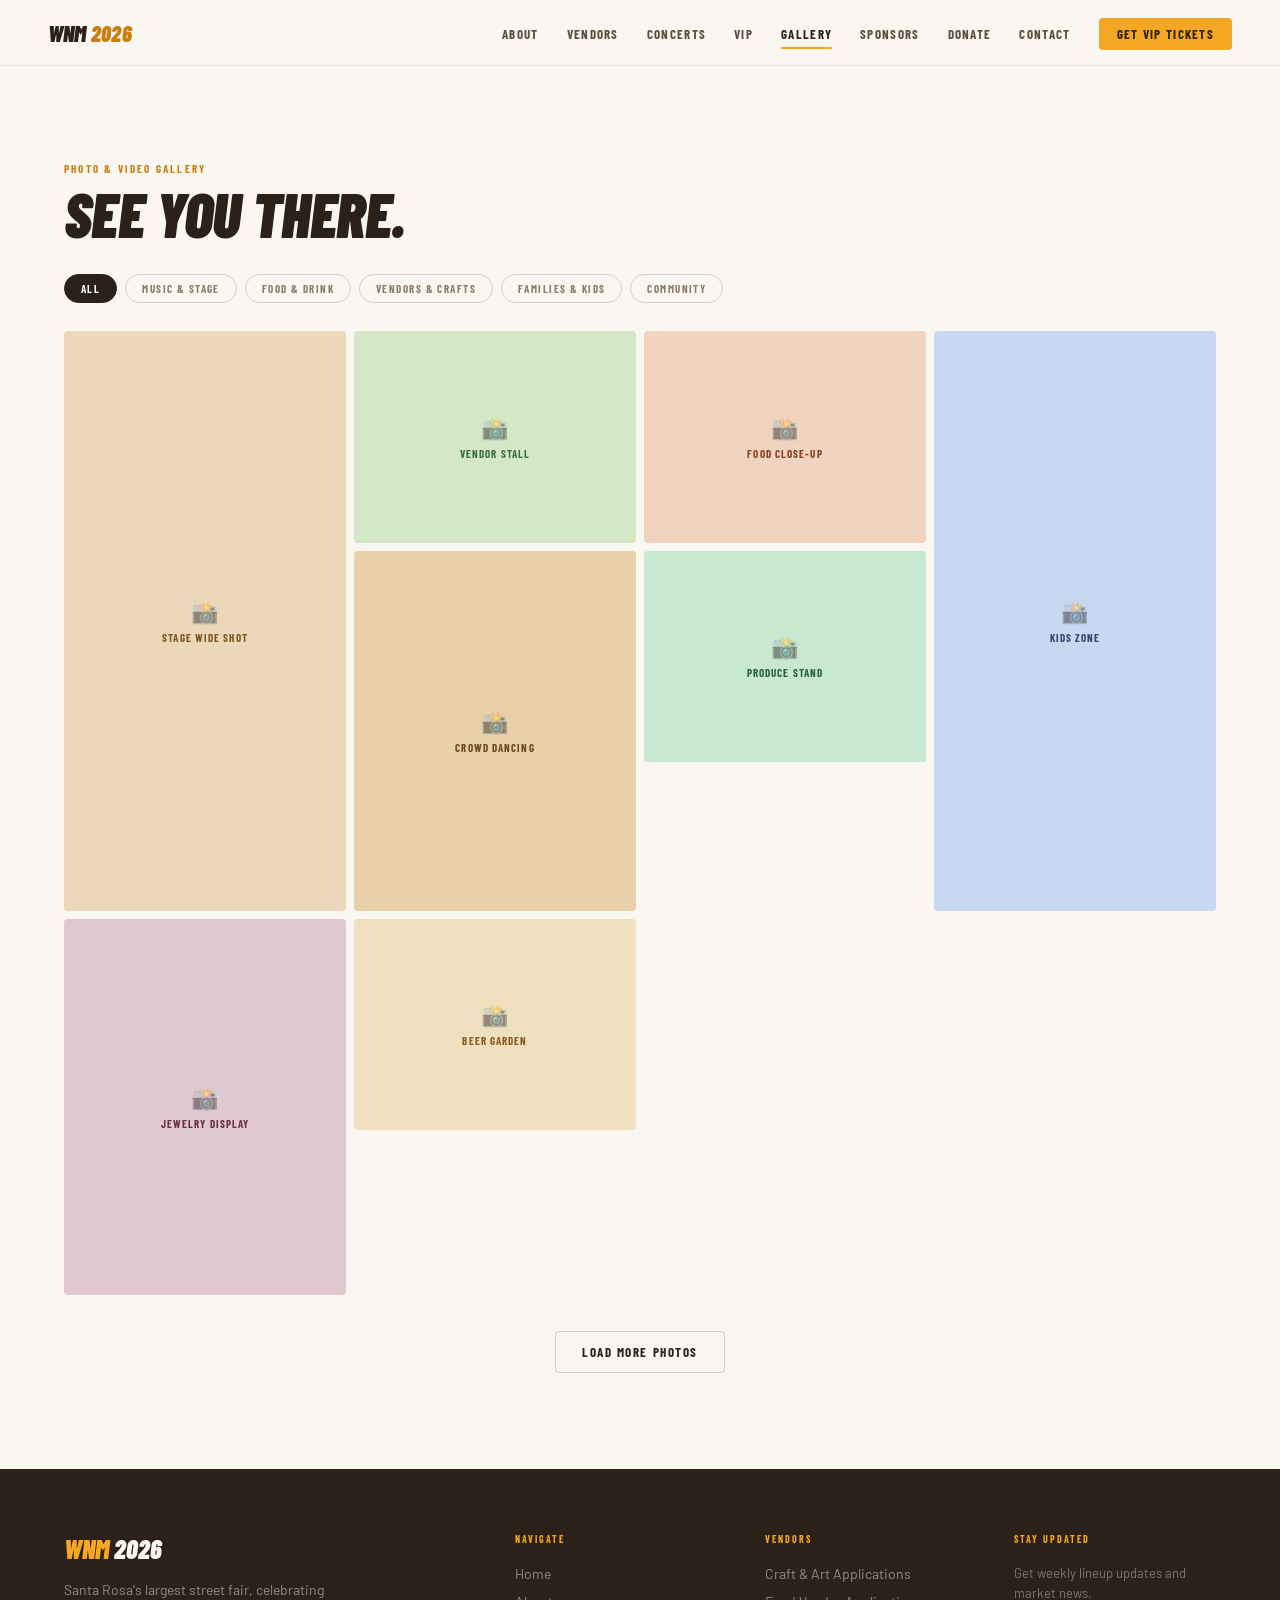
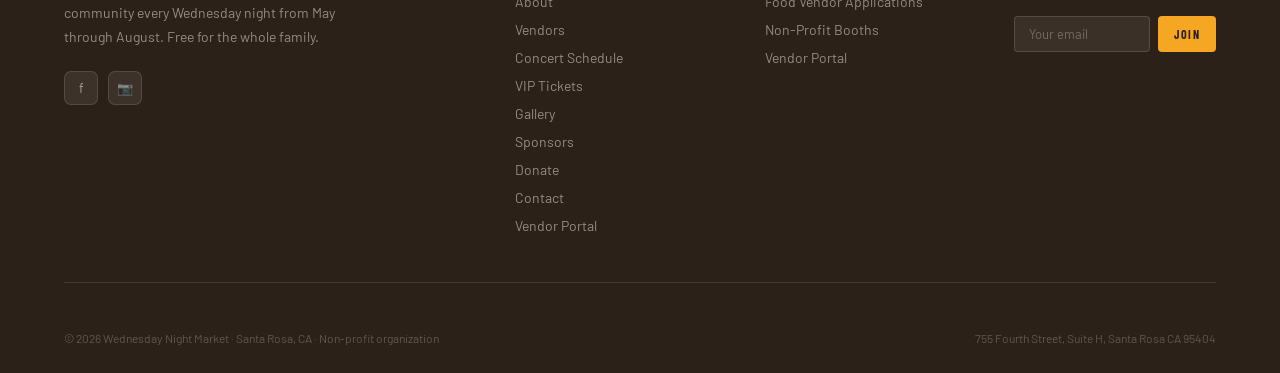
<file: gallery.html>
<!DOCTYPE html>
<html lang="en">
<head>
<meta charset="UTF-8">
<meta name="viewport" content="width=device-width, initial-scale=1.0">
<title>Gallery — Wednesday Night Market</title>
<meta name="description" content="Photos from the stage, the stalls, and the crowd.">
<link rel="preconnect" href="https://fonts.googleapis.com">
<link rel="preconnect" href="https://fonts.gstatic.com" crossorigin>
<link href="https://fonts.googleapis.com/css2?family=Barlow+Condensed:ital,wght@0,400;0,700;0,900;1,700;1,900&family=Barlow:wght@400;500;600&display=swap" rel="stylesheet">
<link rel="stylesheet" href="styles.css">
</head>
<body data-page="gallery">

<a class="skip-link" href="#main">Skip to content</a>
<site-nav></site-nav>

<main id="main" class="page-body">
<section id="gallery" class="gallery-section section-pad">
  <p class="eyebrow fade-up">Photo &amp; Video Gallery</p>
  <h2 class="display fade-up">See you there.</h2>

  <div class="gallery-filters fade-up">
    <button class="gf-btn active" type="button" data-filter="all" aria-pressed="true">All</button>
    <button class="gf-btn" type="button" data-filter="music" aria-pressed="false">Music &amp; Stage</button>
    <button class="gf-btn" type="button" data-filter="food" aria-pressed="false">Food &amp; Drink</button>
    <button class="gf-btn" type="button" data-filter="crafts" aria-pressed="false">Vendors &amp; Crafts</button>
    <button class="gf-btn" type="button" data-filter="families" aria-pressed="false">Families &amp; Kids</button>
    <button class="gf-btn" type="button" data-filter="community" aria-pressed="false">Community</button>
  </div>

  <div class="gallery-grid fade-up">
    <div class="gi" data-category="music"><div class="gi-img"><div class="photo-ph" style="background:#EAD8B8;color:#7A5820;min-height:360px;height:100%"><span class="ico">📸</span>Stage wide shot</div></div><div class="gi-overlay"><div class="gi-label">Music &amp; Stage</div></div></div>
    <div class="gi" data-category="crafts"><div class="gi-img"><div class="photo-ph" style="background:#D4E8C8;color:#3A7040;min-height:180px"><span class="ico">📸</span>Vendor stall</div></div><div class="gi-overlay"><div class="gi-label">Vendors &amp; Crafts</div></div></div>
    <div class="gi" data-category="food"><div class="gi-img"><div class="photo-ph" style="background:#F0D4C0;color:#8A4020;min-height:180px"><span class="ico">📸</span>Food close-up</div></div><div class="gi-overlay"><div class="gi-label">Food &amp; Drink</div></div></div>
    <div class="gi" data-category="families"><div class="gi-img"><div class="photo-ph" style="background:#C8D8F0;color:#304870;min-height:180px"><span class="ico">📸</span>Kids zone</div></div><div class="gi-overlay"><div class="gi-label">Families &amp; Kids</div></div></div>
    <div class="gi" data-category="community"><div class="gi-img"><div class="photo-ph" style="background:#E8D0A8;color:#6A4818;min-height:360px;height:100%"><span class="ico">📸</span>Crowd dancing</div></div><div class="gi-overlay"><div class="gi-label">Community</div></div></div>
    <div class="gi" data-category="food"><div class="gi-img"><div class="photo-ph" style="background:#C8E8D0;color:#2A6040;min-height:180px"><span class="ico">📸</span>Produce stand</div></div><div class="gi-overlay"><div class="gi-label">Food &amp; Drink</div></div></div>
    <div class="gi" data-category="crafts"><div class="gi-img"><div class="photo-ph" style="background:#E0C8D0;color:#6A3048;min-height:180px"><span class="ico">📸</span>Jewelry display</div></div><div class="gi-overlay"><div class="gi-label">Vendors &amp; Crafts</div></div></div>
    <div class="gi" data-category="food"><div class="gi-img"><div class="photo-ph" style="background:#F0E0C0;color:#8A5820;min-height:180px"><span class="ico">📸</span>Beer garden</div></div><div class="gi-overlay"><div class="gi-label">Food &amp; Drink</div></div></div>
  </div>

  <div class="gallery-more fade-up">
    <button class="btn-outline">Load More Photos</button>
  </div>
</section>
</main>

<site-footer></site-footer>

<script src="nav.js"></script>
<script src="main.js"></script>
</body>
</html>
</file>
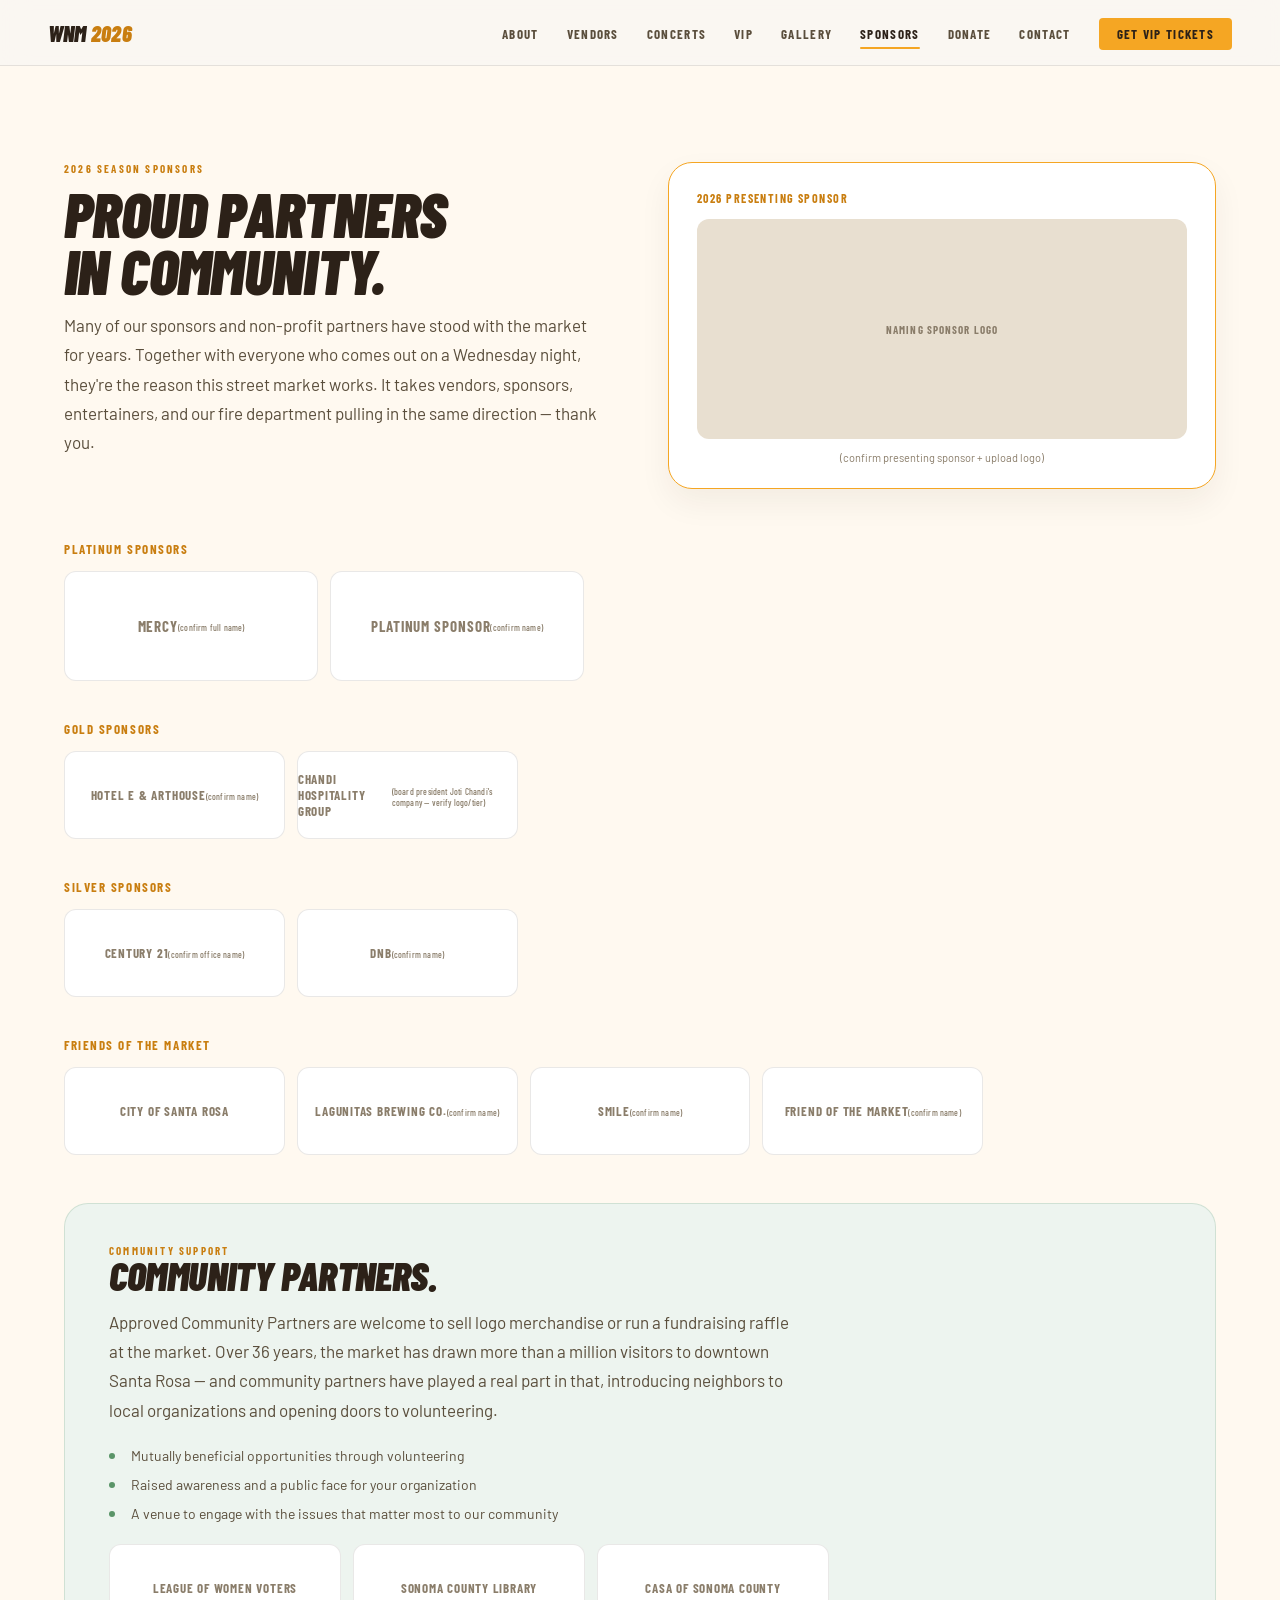
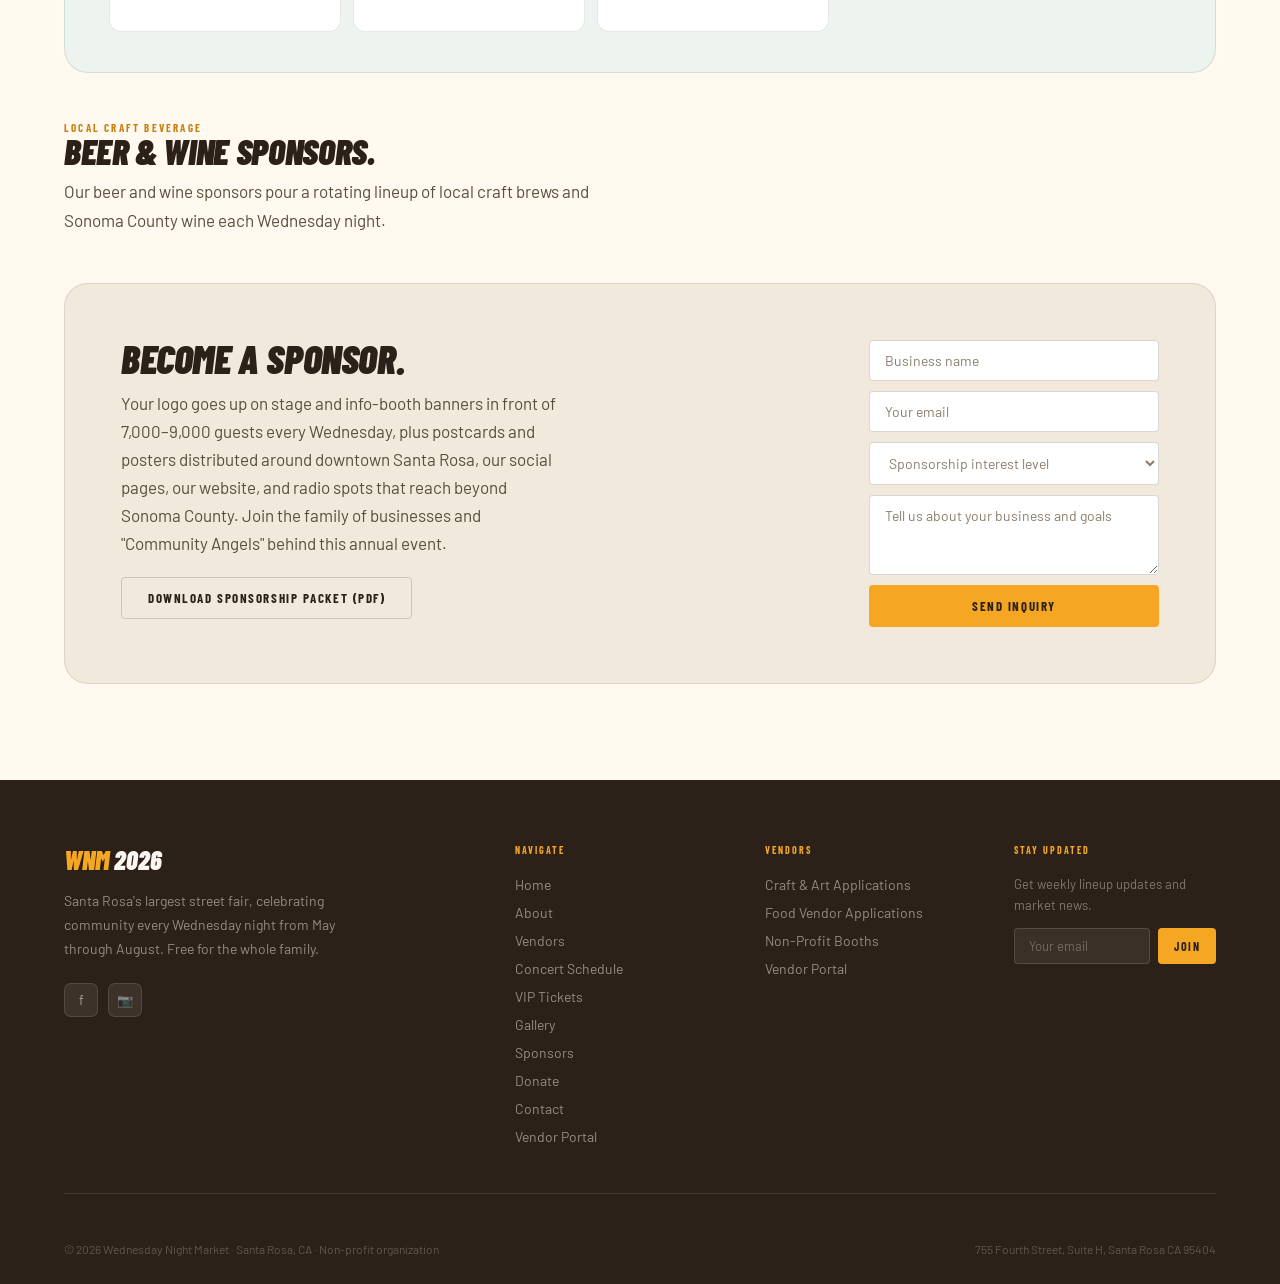
<file: sponsors.html>
<!DOCTYPE html>
<html lang="en">
<head>
<meta charset="UTF-8">
<meta name="viewport" content="width=device-width, initial-scale=1.0">
<title>Sponsors — Wednesday Night Market</title>
<meta name="description" content="The businesses that make the market possible, and how to become one.">
<link rel="preconnect" href="https://fonts.googleapis.com">
<link rel="preconnect" href="https://fonts.gstatic.com" crossorigin>
<link href="https://fonts.googleapis.com/css2?family=Barlow+Condensed:ital,wght@0,400;0,700;0,900;1,700;1,900&family=Barlow:wght@400;500;600&display=swap" rel="stylesheet">
<link rel="stylesheet" href="styles.css">
</head>
<body data-page="sponsors">

<a class="skip-link" href="#main">Skip to content</a>
<site-nav></site-nav>

<main id="main" class="page-body">
<section id="sponsors" class="sponsors-section section-pad">
  <div class="sponsors-hero-grid">
    <div class="sponsors-hero-text fade-up">
      <p class="eyebrow">2026 Season Sponsors</p>
      <h2 class="display">Proud partners<br>in community.</h2>
      <p class="body-text">Many of our sponsors and non-profit partners have stood with the market for years. Together with everyone who comes out on a Wednesday night, they're the reason this street market works. It takes vendors, sponsors, entertainers, and our fire department pulling in the same direction — thank you.</p>
    </div>
    <div class="naming-sponsor-card fade-up">
      <p class="naming-sponsor-eyebrow">2026 Presenting Sponsor</p>
      <div class="naming-sponsor-logo">
        <span class="photo-ph">Naming Sponsor Logo</span>
      </div>
      <p class="naming-sponsor-note">(confirm presenting sponsor + upload logo)</p>
    </div>
  </div>

  <div class="sponsor-tier-group fade-up">
    <h4 class="sponsor-tier-label">Platinum Sponsors</h4>
    <div class="sponsor-grid sponsor-grid-lg">
      <div class="sponsor-logo">Mercy <span class="sponsor-confirm">(confirm full name)</span></div>
      <div class="sponsor-logo">Platinum Sponsor <span class="sponsor-confirm">(confirm name)</span></div>
    </div>
  </div>

  <div class="sponsor-tier-group fade-up">
    <h4 class="sponsor-tier-label">Gold Sponsors</h4>
    <div class="sponsor-grid">
      <div class="sponsor-logo">Hotel E &amp; Arthouse <span class="sponsor-confirm">(confirm name)</span></div>
      <div class="sponsor-logo">Chandi Hospitality Group <span class="sponsor-confirm">(board president Joti Chandi's company — verify logo/tier)</span></div>
    </div>
  </div>

  <div class="sponsor-tier-group fade-up">
    <h4 class="sponsor-tier-label">Silver Sponsors</h4>
    <div class="sponsor-grid">
      <div class="sponsor-logo">Century 21 <span class="sponsor-confirm">(confirm office name)</span></div>
      <div class="sponsor-logo">DNB <span class="sponsor-confirm">(confirm name)</span></div>
    </div>
  </div>

  <div class="sponsor-tier-group fade-up">
    <h4 class="sponsor-tier-label">Friends of the Market</h4>
    <div class="sponsor-grid">
      <div class="sponsor-logo">City of Santa Rosa</div>
      <div class="sponsor-logo">Lagunitas Brewing Co. <span class="sponsor-confirm">(confirm name)</span></div>
      <div class="sponsor-logo">Smile <span class="sponsor-confirm">(confirm name)</span></div>
      <div class="sponsor-logo">Friend of the Market <span class="sponsor-confirm">(confirm name)</span></div>
    </div>
  </div>

  <div class="community-partners fade-up">
    <p class="eyebrow">Community Support</p>
    <h3 class="display" style="font-size:clamp(28px,3.2vw,40px)">Community Partners.</h3>
    <p class="body-text">Approved Community Partners are welcome to sell logo merchandise or run a fundraising raffle at the market. Over 36 years, the market has drawn more than a million visitors to downtown Santa Rosa — and community partners have played a real part in that, introducing neighbors to local organizations and opening doors to volunteering.</p>
    <ul class="partner-benefits">
      <li>Mutually beneficial opportunities through volunteering</li>
      <li>Raised awareness and a public face for your organization</li>
      <li>A venue to engage with the issues that matter most to our community</li>
    </ul>
    <div class="sponsor-grid sponsor-grid-partners">
      <div class="sponsor-logo">League of Women Voters</div>
      <div class="sponsor-logo">Sonoma County Library</div>
      <div class="sponsor-logo">CASA of Sonoma County</div>
    </div>
  </div>

  <div class="beer-sponsors fade-up">
    <p class="eyebrow">Local Craft Beverage</p>
    <h3 class="display" style="font-size:clamp(26px,3vw,36px)">Beer &amp; Wine Sponsors.</h3>
    <p class="body-text">Our beer and wine sponsors pour a rotating lineup of local craft brews and Sonoma County wine each Wednesday night.</p>
  </div>

  <div class="become-band fade-up">
    <div>
      <h3 class="display">Become a sponsor.</h3>
      <p class="body-text">Your logo goes up on stage and info-booth banners in front of 7,000–9,000 guests every Wednesday, plus postcards and posters distributed around downtown Santa Rosa, our social pages, our website, and radio spots that reach beyond Sonoma County. Join the family of businesses and "Community Angels" behind this annual event.</p>
      <a href="https://wednesdaynightmarket.org/wp-content/uploads/2024/02/WNM-Sponsorship-Package-MK-Edits-1.30.24.pdf" class="btn-outline sponsor-pdf-link" target="_blank" rel="noopener">Download Sponsorship Packet (PDF)</a>
    </div>
    <form class="sponsor-form" onsubmit="return false">
      <input type="text" placeholder="Business name" aria-label="Business name">
      <input type="email" placeholder="Your email" aria-label="Your email">
      <select aria-label="Sponsorship interest level">
        <option value="" disabled selected>Sponsorship interest level</option>
        <option>Beer / Wine Sponsor</option>
        <option>Event Night Sponsor</option>
        <option>Season Sponsor</option>
        <option>Community Partner</option>
        <option>Other / Not sure yet</option>
      </select>
      <textarea placeholder="Tell us about your business and goals" aria-label="Tell us about your business and goals"></textarea>
      <button type="submit" class="btn-amber">Send Inquiry</button>
    </form>
  </div>
</section>
</main>

<site-footer></site-footer>

<script src="nav.js"></script>
<script src="main.js"></script>
</body>
</html>
</file>
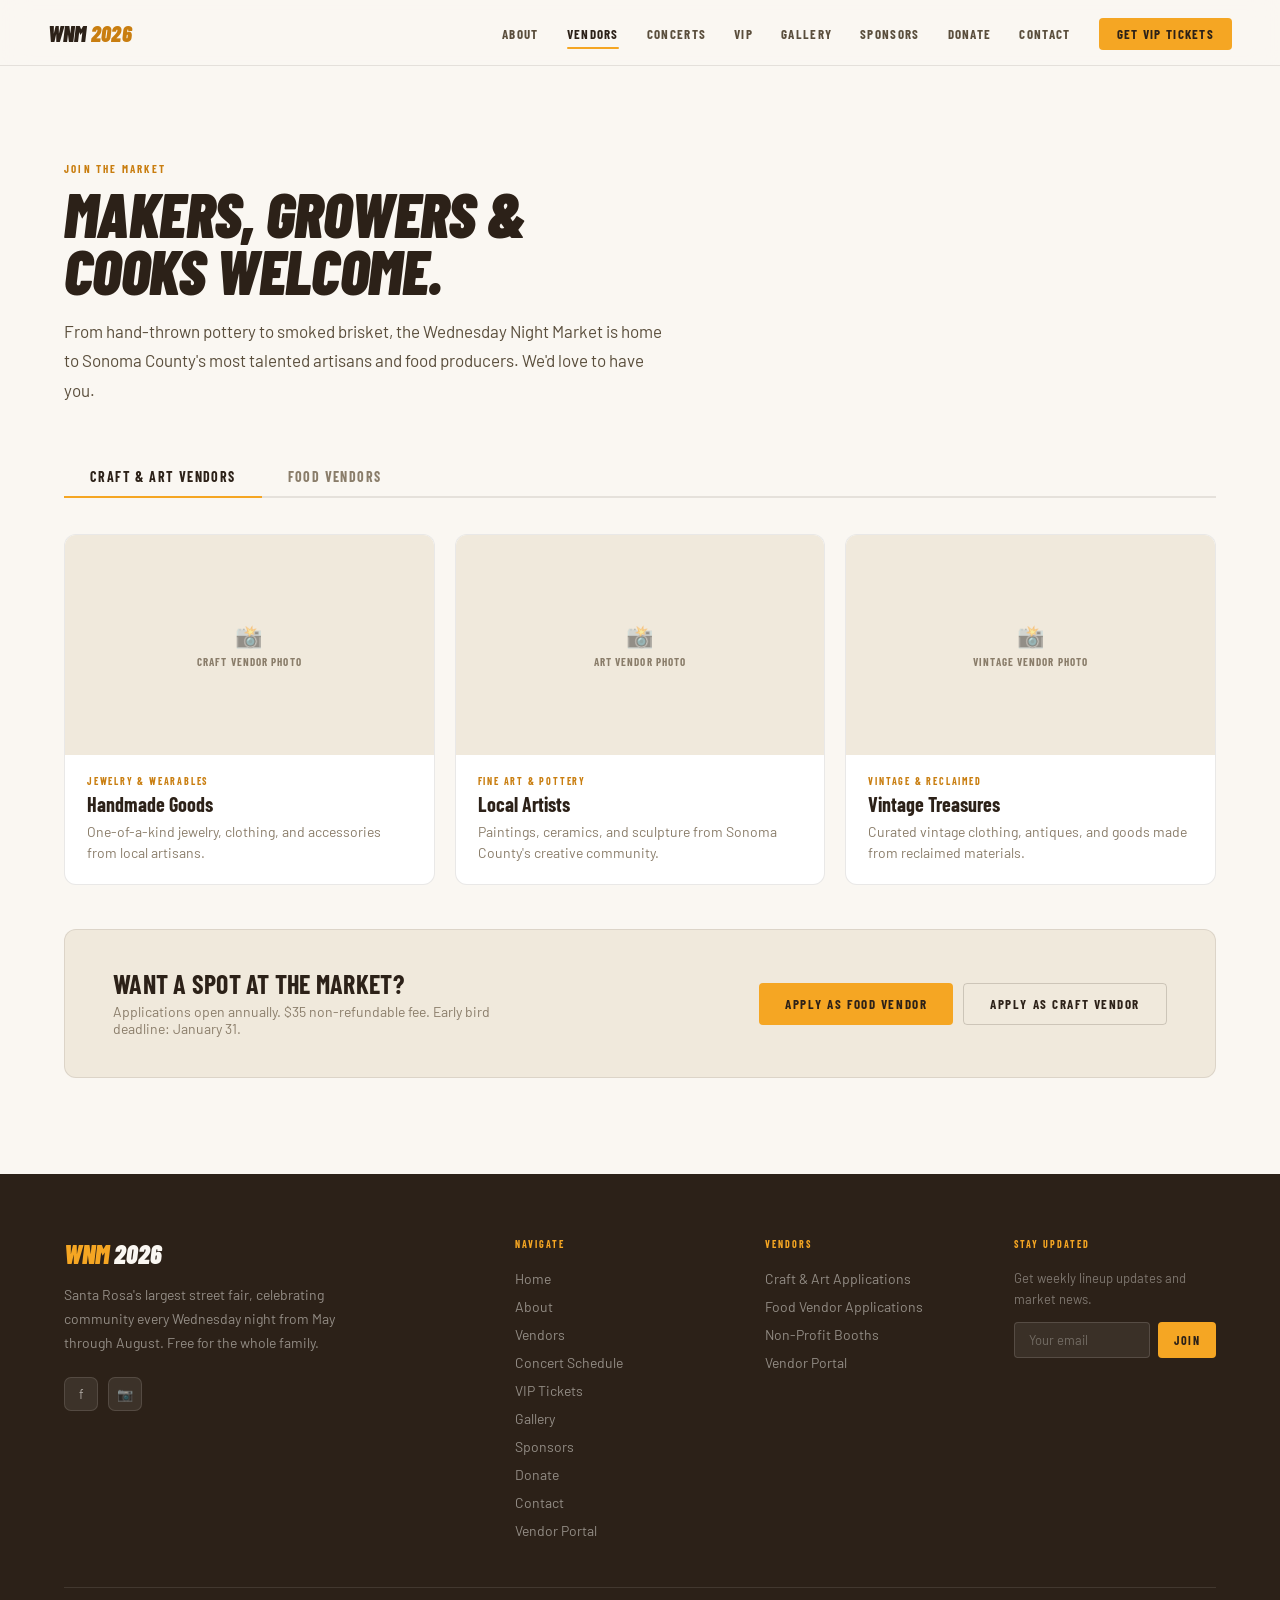
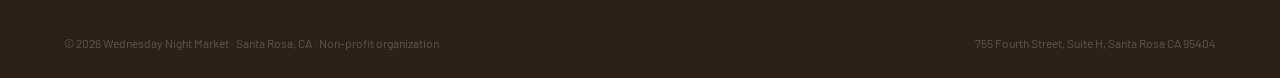
<file: vendors.html>
<!DOCTYPE html>
<html lang="en">
<head>
<meta charset="UTF-8">
<meta name="viewport" content="width=device-width, initial-scale=1.0">
<title>Vendors — Wednesday Night Market</title>
<meta name="description" content="Apply for a craft, art, or food booth at Sonoma County's largest street fair.">
<link rel="preconnect" href="https://fonts.googleapis.com">
<link rel="preconnect" href="https://fonts.gstatic.com" crossorigin>
<link href="https://fonts.googleapis.com/css2?family=Barlow+Condensed:ital,wght@0,400;0,700;0,900;1,700;1,900&family=Barlow:wght@400;500;600&display=swap" rel="stylesheet">
<link rel="stylesheet" href="styles.css">
</head>
<body data-page="vendors">

<a class="skip-link" href="#main">Skip to content</a>
<site-nav></site-nav>

<main id="main" class="page-body">
<section id="vendors" class="vendors-section section-pad">
  <div class="vendors-intro fade-up">
    <p class="eyebrow">Join the Market</p>
    <h2 class="display">Makers, growers &amp; cooks welcome.</h2>
    <p class="body-text">From hand-thrown pottery to smoked brisket, the Wednesday Night Market is home to Sonoma County's most talented artisans and food producers. We'd love to have you.</p>
  </div>

  <div class="vendor-tabs">
    <button class="vendor-tab active" type="button" aria-selected="true">Craft &amp; Art Vendors</button>
    <button class="vendor-tab" type="button" aria-selected="false">Food Vendors</button>
  </div>

  <div class="vendor-cards fade-up">
    <div class="vendor-card">
      <div class="vendor-card-img"><div class="photo-ph"><span class="ico">📸</span>Craft vendor photo</div></div>
      <div class="vendor-card-body">
        <div class="vendor-category">Jewelry &amp; Wearables</div>
        <div class="vendor-title">Handmade Goods</div>
        <div class="vendor-desc">One-of-a-kind jewelry, clothing, and accessories from local artisans.</div>
      </div>
    </div>
    <div class="vendor-card">
      <div class="vendor-card-img"><div class="photo-ph"><span class="ico">📸</span>Art vendor photo</div></div>
      <div class="vendor-card-body">
        <div class="vendor-category">Fine Art &amp; Pottery</div>
        <div class="vendor-title">Local Artists</div>
        <div class="vendor-desc">Paintings, ceramics, and sculpture from Sonoma County's creative community.</div>
      </div>
    </div>
    <div class="vendor-card">
      <div class="vendor-card-img"><div class="photo-ph"><span class="ico">📸</span>Vintage vendor photo</div></div>
      <div class="vendor-card-body">
        <div class="vendor-category">Vintage &amp; Reclaimed</div>
        <div class="vendor-title">Vintage Treasures</div>
        <div class="vendor-desc">Curated vintage clothing, antiques, and goods made from reclaimed materials.</div>
      </div>
    </div>
  </div>

  <div class="apply-banner fade-up">
    <div>
      <h3 class="display-upright">Want a spot at the market?</h3>
      <p>Applications open annually. $35 non-refundable fee. Early bird deadline: January 31.</p>
    </div>
    <div class="apply-banner-btns">
      <a href="vendor-portal.html" class="btn-amber">Apply as Food Vendor</a>
      <a href="vendor-portal.html" class="btn-outline">Apply as Craft Vendor</a>
    </div>
  </div>
</section>
</main>

<site-footer></site-footer>

<script src="nav.js"></script>
<script src="main.js"></script>
</body>
</html>
</file>
<file: styles.css>
/* ── TOKENS ── */
:root {
  --ink:        #2C2118;
  --ink-mid:    #5A4E3C;
  --ink-soft:   #8A7D6A;
  --base:       #FAF7F2;
  --base-warm:  #FFF9F0;
  --base-sand:  #F0E9DC;
  --base-deep:  #E8DFD0;
  --amber:      #F5A623;
  --amber-dark: #C97E10;
  --coral:      #E8452C;
  --coral-soft: #FDF0ED;
  --sage:       #5A9468;
  --sage-soft:  #EDF4EF;
  --white:      #FFFFFF;
  --border:     rgba(44,33,24,0.1);
  --border-mid: rgba(44,33,24,0.18);
  --radius-sm:  4px;
  --radius-md:  12px;
  --radius-lg:  24px;
}

*, *::before, *::after { box-sizing: border-box; margin: 0; padding: 0; }
html { scroll-behavior: smooth; }
body {
  font-family: 'Barlow', sans-serif;
  background: var(--base);
  color: var(--ink);
  overflow-x: hidden;
}

/* ── TYPE ── */
.display {
  font-family: 'Barlow Condensed', sans-serif;
  font-weight: 900;
  font-style: italic;
  line-height: 0.92;
  letter-spacing: -0.01em;
  text-transform: uppercase;
}
.display-upright {
  font-family: 'Barlow Condensed', sans-serif;
  font-weight: 700;
  line-height: 1.05;
  letter-spacing: 0.01em;
  text-transform: uppercase;
}
.eyebrow {
  font-family: 'Barlow Condensed', sans-serif;
  font-weight: 700;
  font-size: 11px;
  letter-spacing: 0.2em;
  text-transform: uppercase;
  color: var(--amber-dark);
}
.body-text { font-size: 17px; line-height: 1.72; color: var(--ink-mid); }

/* ── NAV ── */
nav {
  position: fixed;
  top: 0; left: 0; right: 0;
  z-index: 100;
  height: 66px;
  display: flex;
  align-items: center;
  justify-content: space-between;
  padding: 0 48px;
  background: rgba(250,247,242,0.9);
  backdrop-filter: blur(14px);
  border-bottom: 1px solid var(--border);
}
.nav-logo {
  font-family: 'Barlow Condensed', sans-serif;
  font-weight: 900;
  font-style: italic;
  font-size: 22px;
  color: var(--ink);
  text-transform: uppercase;
  letter-spacing: 0.01em;
  text-decoration: none;
}
.nav-logo .accent { color: var(--amber-dark); }
.nav-links { display: flex; gap: 28px; list-style: none; align-items: center; }
.nav-links a {
  font-family: 'Barlow Condensed', sans-serif;
  font-weight: 700;
  font-size: 13px;
  letter-spacing: 0.1em;
  text-transform: uppercase;
  color: var(--ink-mid);
  text-decoration: none;
  transition: color 0.18s;
}
.nav-links a:hover { color: var(--amber-dark); }
.nav-cta {
  background: var(--amber);
  color: var(--ink) !important;
  padding: 8px 18px;
  border-radius: var(--radius-sm);
  font-weight: 700 !important;
  transition: background 0.18s !important;
}
.nav-cta:hover { background: var(--amber-dark) !important; color: var(--white) !important; }

/* ── PAGE LABELS ── */

/* ── BUTTONS ── */
.btn-primary {
  display: inline-block;
  background: var(--ink);
  color: var(--base);
  font-family: 'Barlow Condensed', sans-serif;
  font-weight: 700;
  font-size: 13px;
  letter-spacing: 0.12em;
  text-transform: uppercase;
  padding: 13px 26px;
  border-radius: var(--radius-sm);
  text-decoration: none;
  border: none;
  cursor: pointer;
  transition: background 0.18s, transform 0.12s;
}
.btn-primary:hover { background: var(--amber-dark); transform: translateY(-1px); }
.btn-amber {
  display: inline-block;
  background: var(--amber);
  color: var(--ink);
  font-family: 'Barlow Condensed', sans-serif;
  font-weight: 700;
  font-size: 13px;
  letter-spacing: 0.12em;
  text-transform: uppercase;
  padding: 13px 26px;
  border-radius: var(--radius-sm);
  text-decoration: none;
  border: none;
  cursor: pointer;
  transition: background 0.18s, transform 0.12s;
}
.btn-amber:hover { background: var(--amber-dark); color: var(--white); transform: translateY(-1px); }
.btn-outline {
  display: inline-block;
  background: transparent;
  color: var(--ink);
  font-family: 'Barlow Condensed', sans-serif;
  font-weight: 700;
  font-size: 13px;
  letter-spacing: 0.12em;
  text-transform: uppercase;
  padding: 12px 26px;
  border-radius: var(--radius-sm);
  border: 1.5px solid var(--border-mid);
  text-decoration: none;
  cursor: pointer;
  transition: border-color 0.18s, background 0.18s;
}
.btn-outline:hover { border-color: var(--ink); background: rgba(44,33,24,0.04); }

/* ── HERO ── */
#home {
  position: relative;
  height: 100vh;
  min-height: 680px;
  display: flex;
  flex-direction: column;
  justify-content: flex-end;
  padding: 0 64px 80px;
  overflow: hidden;
}
.hero-video-wrap {
  position: absolute;
  inset: 0;
  overflow: hidden;
}
.hero-video-wrap video { width: 100%; height: 100%; object-fit: cover; }
.hero-video-placeholder {
  width: 100%; height: 100%;
  background: linear-gradient(145deg, #F0D8A0 0%, #E8B870 25%, #C8824A 55%, #F0C870 80%, #E0D090 100%);
  display: flex;
  align-items: center;
  justify-content: center;
  font-family: 'Barlow Condensed', sans-serif;
  font-size: 13px;
  letter-spacing: 0.15em;
  text-transform: uppercase;
  color: rgba(44,33,24,0.5);
  flex-direction: column;
  gap: 8px;
}
.hero-video-placeholder::before { content: '▶'; font-size: 28px; color: rgba(44,33,24,0.3); }
.hero-overlay {
  position: absolute;
  inset: 0;
  background: linear-gradient(
    to top,
    rgba(250,247,242,0.96) 0%,
    rgba(250,247,242,0.55) 35%,
    rgba(250,247,242,0.1)  65%,
    rgba(250,247,242,0)   100%
  );
}
.hero-content { position: relative; z-index: 2; }
.hero-eyebrow {
  display: flex;
  align-items: center;
  gap: 12px;
  margin-bottom: 14px;
}
.hero-eyebrow::before {
  content: '';
  display: block;
  width: 28px;
  height: 2px;
  background: var(--amber-dark);
  border-radius: 2px;
}
.hero-title {
  font-size: clamp(72px, 12vw, 148px);
  color: var(--ink);
  margin-bottom: 6px;
}
.hero-title .pop { color: var(--amber-dark); }
.hero-sub {
  font-family: 'Barlow Condensed', sans-serif;
  font-weight: 400;
  font-size: clamp(17px, 2vw, 22px);
  color: var(--ink-mid);
  letter-spacing: 0.06em;
  text-transform: uppercase;
  margin-bottom: 36px;
}
.hero-actions { display: flex; gap: 14px; align-items: center; flex-wrap: wrap; }

.hero-badge {
  position: absolute;
  top: 96px;
  right: 64px;
  z-index: 2;
  background: var(--coral);
  color: var(--white);
  width: 104px;
  height: 104px;
  border-radius: 50%;
  display: flex;
  flex-direction: column;
  align-items: center;
  justify-content: center;
  text-align: center;
}
.hero-badge .num {
  font-family: 'Barlow Condensed', sans-serif;
  font-weight: 900;
  font-size: 38px;
  line-height: 1;
}
.hero-badge .lbl {
  font-family: 'Barlow Condensed', sans-serif;
  font-weight: 700;
  font-size: 10px;
  letter-spacing: 0.08em;
  text-transform: uppercase;
  line-height: 1.3;
  opacity: 0.88;
}

/* ── TICKER ── */
.ticker-wrap {
  background: var(--ink);
  overflow: hidden;
  padding: 11px 0;
  white-space: nowrap;
}
.ticker-inner {
  display: inline-flex;
  animation: ticker 30s linear infinite;
}
@keyframes ticker { from { transform: translateX(0); } to { transform: translateX(-50%); } }
.ticker-item {
  font-family: 'Barlow Condensed', sans-serif;
  font-weight: 700;
  font-size: 12px;
  letter-spacing: 0.16em;
  text-transform: uppercase;
  color: var(--base);
  padding: 0 24px;
}
.ticker-sep { color: var(--amber); padding: 0 4px; }

/* ── EVENT STRIP ── */
.event-strip {
  background: var(--base-warm);
  display: grid;
  grid-template-columns: repeat(4, 1fr);
  border-bottom: 1px solid var(--border);
}
.es-item {
  padding: 28px 36px;
  border-right: 1px solid var(--border);
}
.es-item:last-child { border-right: none; }
.es-item .lbl {
  font-family: 'Barlow Condensed', sans-serif;
  font-weight: 700;
  font-size: 10px;
  letter-spacing: 0.2em;
  text-transform: uppercase;
  color: var(--amber-dark);
  margin-bottom: 6px;
}
.es-item .val {
  font-family: 'Barlow Condensed', sans-serif;
  font-weight: 700;
  font-size: 20px;
  color: var(--ink);
  line-height: 1.2;
}
.es-item .sub { font-size: 13px; color: var(--ink-soft); margin-top: 3px; }

/* ── SECTION STRUCTURE ── */
.section-pad { padding: 96px 64px; }
.section-pad-sm { padding: 64px 64px; }

/* ── PHOTO MOSAIC ── */
.mosaic-section { background: var(--base); }
.mosaic-header {
  display: flex;
  align-items: flex-end;
  justify-content: space-between;
  margin-bottom: 36px;
}
.mosaic {
  display: grid;
  grid-template-columns: repeat(12, 1fr);
  grid-auto-rows: 240px;
  gap: 8px;
}
.mosaic-item {
  border-radius: var(--radius-sm);
  overflow: hidden;
}
.mosaic-item img { width: 100%; height: 100%; object-fit: cover; display: block; }
.photo-ph {
  width: 100%; height: 100%;
  display: flex;
  flex-direction: column;
  align-items: center;
  justify-content: center;
  font-family: 'Barlow Condensed', sans-serif;
  font-size: 11px;
  letter-spacing: 0.1em;
  text-transform: uppercase;
  font-weight: 700;
  gap: 6px;
  text-align: center;
  padding: 8px;
}
.photo-ph .ico { font-size: 22px; opacity: 0.45; }
.m1 { grid-column: span 5; grid-row: span 2; }
.m2 { grid-column: span 4; }
.m3 { grid-column: span 3; }
.m4 { grid-column: span 3; }
.m5 { grid-column: span 4; }

/* ── ABOUT ── */
.about-section { background: var(--base-warm); }
.about-grid {
  display: grid;
  grid-template-columns: 1fr 1fr;
  gap: 80px;
  align-items: center;
  max-width: 1280px;
}
.about-image-wrap { position: relative; height: 520px; }
.about-img-main {
  position: absolute;
  top: 0; left: 0;
  width: 82%; height: 88%;
  border-radius: var(--radius-md);
  overflow: hidden;
}
.about-img-accent {
  position: absolute;
  bottom: 0; right: 0;
  width: 52%; height: 46%;
  border-radius: var(--radius-md);
  overflow: hidden;
  border: 5px solid var(--base-warm);
}
.stat-bubble {
  position: absolute;
  top: 44%;
  right: -16px;
  background: var(--amber);
  color: var(--ink);
  padding: 18px 22px;
  border-radius: var(--radius-md);
  text-align: center;
  z-index: 2;
  box-shadow: 0 8px 32px rgba(200,130,40,0.25);
}
.stat-bubble .big {
  font-family: 'Barlow Condensed', sans-serif;
  font-weight: 900;
  font-size: 40px;
  line-height: 1;
  color: var(--ink);
}
.stat-bubble .small {
  font-family: 'Barlow Condensed', sans-serif;
  font-weight: 700;
  font-size: 10px;
  letter-spacing: 0.12em;
  text-transform: uppercase;
  color: var(--ink-mid);
}
.about-copy h2 {
  font-size: clamp(38px, 5vw, 60px);
  color: var(--ink);
  margin: 10px 0 24px;
}
.about-copy p { color: var(--ink-mid); margin-bottom: 18px; }
.about-copy p:last-of-type { margin-bottom: 32px; }

/* ── BOARD ── */
.board-section { background: var(--base-sand); }
.board-section h2 { font-size: clamp(34px, 4vw, 52px); color: var(--ink); margin: 10px 0 44px; }
.board-grid {
  display: grid;
  grid-template-columns: repeat(3, 1fr);
  gap: 20px;
}
.board-grid-lead { grid-template-columns: repeat(4, 1fr); margin-bottom: 20px; }
.board-intro { max-width: 620px; margin: 14px 0 32px; }
.board-card {
  background: var(--white);
  border-radius: var(--radius-md);
  overflow: hidden;
  border: 1px solid var(--border);
  display: flex;
  flex-direction: column;
}
.board-photo { height: 200px; overflow: hidden; }
.board-photo .photo-ph { color: var(--ink-soft); background: var(--base-deep); }
.board-info { padding: 18px 20px 22px; }
.board-name {
  font-family: 'Barlow Condensed', sans-serif;
  font-weight: 700;
  font-size: 18px;
  color: var(--ink);
  margin-bottom: 3px;
}
.board-role {
  font-family: 'Barlow Condensed', sans-serif;
  font-weight: 700;
  font-size: 11px;
  letter-spacing: 0.13em;
  text-transform: uppercase;
  color: var(--amber-dark);
}
.board-role-sub {
  font-size: 12px;
  color: var(--ink-mid);
  margin-top: 3px;
}
.board-committees {
  font-size: 11px;
  color: var(--ink-soft);
  letter-spacing: 0.02em;
  margin-top: 8px;
  padding-top: 8px;
  border-top: 1px solid var(--border);
}
.board-badge {
  display: inline-block;
  margin-top: 8px;
  background: var(--sage-soft);
  color: var(--sage);
  font-size: 10px;
  font-weight: 600;
  letter-spacing: 0.04em;
  padding: 3px 9px;
  border-radius: 999px;
}
.board-bio {
  font-size: 13px;
  line-height: 1.55;
  color: var(--ink-mid);
  margin-top: 10px;
}

/* ── VENDORS ── */
.vendors-section { background: var(--base); }
.vendors-intro { max-width: 600px; margin-bottom: 52px; }
.vendors-intro h2 { font-size: clamp(38px, 5vw, 62px); color: var(--ink); margin: 10px 0 18px; }

.vendor-tabs {
  display: flex;
  gap: 0;
  border-bottom: 2px solid var(--border);
  margin-bottom: 36px;
}
.vendor-tab {
  font-family: 'Barlow Condensed', sans-serif;
  font-weight: 700;
  font-size: 14px;
  letter-spacing: 0.1em;
  text-transform: uppercase;
  padding: 11px 26px;
  border: none;
  background: transparent;
  color: var(--ink-soft);
  cursor: pointer;
  border-bottom: 2px solid transparent;
  margin-bottom: -2px;
  transition: color 0.18s, border-color 0.18s;
}
.vendor-tab.active { color: var(--ink); border-bottom-color: var(--amber); }
.vendor-tab:hover { color: var(--ink-mid); }

.vendor-cards {
  display: grid;
  grid-template-columns: repeat(3, 1fr);
  gap: 20px;
  margin-bottom: 44px;
}
.vendor-card {
  border-radius: var(--radius-md);
  overflow: hidden;
  border: 1px solid var(--border);
  background: var(--white);
}
.vendor-card-img { height: 220px; overflow: hidden; }
.vendor-card-img .photo-ph { background: var(--base-sand); color: var(--ink-soft); }
.vendor-card-body { padding: 20px 22px; }
.vendor-category {
  font-family: 'Barlow Condensed', sans-serif;
  font-weight: 700;
  font-size: 10px;
  letter-spacing: 0.18em;
  text-transform: uppercase;
  color: var(--amber-dark);
  margin-bottom: 5px;
}
.vendor-title {
  font-family: 'Barlow Condensed', sans-serif;
  font-weight: 700;
  font-size: 20px;
  color: var(--ink);
  margin-bottom: 5px;
}
.vendor-desc { font-size: 14px; color: var(--ink-soft); line-height: 1.55; }

.apply-banner {
  background: var(--base-sand);
  border-radius: var(--radius-md);
  padding: 40px 48px;
  display: flex;
  align-items: center;
  justify-content: space-between;
  gap: 32px;
  border: 1px solid var(--border);
}
.apply-banner h3 {
  font-size: 26px;
  color: var(--ink);
  margin-bottom: 6px;
}
.apply-banner p { font-size: 14px; color: var(--ink-soft); max-width: 400px; }
.apply-banner-btns { display: flex; gap: 10px; flex-wrap: wrap; flex-shrink: 0; }

/* ── CONCERTS ── */
.concerts-section { background: var(--base-warm); }
.concerts-layout {
  display: grid;
  grid-template-columns: 1fr 360px;
  gap: 60px;
  align-items: start;
}
.concerts-section h2 { font-size: clamp(38px, 5vw, 62px); color: var(--ink); margin: 10px 0 36px; }

.concert-list { display: flex; flex-direction: column; }
.concert-item {
  display: grid;
  grid-template-columns: 72px 1fr auto;
  gap: 20px;
  align-items: center;
  padding: 16px 0;
  border-bottom: 1px solid var(--border);
  cursor: pointer;
  border-radius: var(--radius-sm);
  transition: background 0.15s;
}
.concert-item:hover { background: rgba(245,166,35,0.07); margin: 0 -12px; padding: 16px 12px; }
.c-date { text-align: center; }
.c-month {
  font-family: 'Barlow Condensed', sans-serif;
  font-weight: 700;
  font-size: 10px;
  letter-spacing: 0.18em;
  text-transform: uppercase;
  color: var(--amber-dark);
}
.c-day {
  font-family: 'Barlow Condensed', sans-serif;
  font-weight: 900;
  font-size: 30px;
  color: var(--ink);
  line-height: 1;
}
.c-name {
  font-family: 'Barlow Condensed', sans-serif;
  font-weight: 700;
  font-size: 19px;
  color: var(--ink);
  margin-bottom: 3px;
}
.c-type { font-size: 13px; color: var(--ink-soft); }

.ctag {
  font-family: 'Barlow Condensed', sans-serif;
  font-weight: 700;
  font-size: 10px;
  letter-spacing: 0.12em;
  text-transform: uppercase;
  padding: 4px 10px;
  border-radius: 20px;
  white-space: nowrap;
}
.ctag-nat { background: rgba(232,69,44,0.1); color: var(--coral); border: 1px solid rgba(232,69,44,0.25); }
.ctag-cov { background: rgba(199,126,16,0.1); color: var(--amber-dark); border: 1px solid rgba(199,126,16,0.25); }
.ctag-loc { background: var(--sage-soft); color: var(--sage); border: 1px solid rgba(90,148,104,0.25); }

/* ── MINI CALENDAR ── */
.mini-cal {
  background: var(--white);
  border-radius: var(--radius-md);
  border: 1px solid var(--border);
  padding: 24px;
  position: sticky;
  top: 82px;
}
.cal-head {
  display: flex;
  justify-content: space-between;
  align-items: center;
  margin-bottom: 18px;
}
.cal-month {
  font-family: 'Barlow Condensed', sans-serif;
  font-weight: 700;
  font-size: 15px;
  letter-spacing: 0.06em;
  text-transform: uppercase;
  color: var(--ink);
}
.cal-nav {
  font-family: 'Barlow Condensed', sans-serif;
  font-weight: 700;
  font-size: 13px;
  background: transparent;
  border: 1px solid var(--border);
  border-radius: var(--radius-sm);
  padding: 4px 10px;
  color: var(--ink-mid);
  cursor: pointer;
}
.cal-nav:hover { border-color: var(--amber); color: var(--amber-dark); }
.cal-grid {
  display: grid;
  grid-template-columns: repeat(7, 1fr);
  gap: 3px;
}
.cal-dl {
  font-family: 'Barlow Condensed', sans-serif;
  font-weight: 700;
  font-size: 10px;
  letter-spacing: 0.1em;
  text-transform: uppercase;
  color: var(--ink-soft);
  text-align: center;
  padding: 3px 0 6px;
}
.cal-d {
  aspect-ratio: 1;
  display: flex;
  align-items: center;
  justify-content: center;
  font-family: 'Barlow Condensed', sans-serif;
  font-weight: 700;
  font-size: 13px;
  color: rgba(44,33,24,0.35);
  border-radius: 50%;
  cursor: default;
}
.cal-d.has-event { color: var(--ink); background: rgba(245,166,35,0.14); cursor: pointer; }
.cal-d.has-event:hover { background: rgba(245,166,35,0.32); }
.cal-d.today { background: var(--amber); color: var(--ink); font-weight: 900; }
.cal-d.empty { opacity: 0; pointer-events: none; }
.cal-legend {
  margin-top: 18px;
  padding-top: 14px;
  border-top: 1px solid var(--border);
  display: flex;
  flex-direction: column;
  gap: 8px;
}
.cal-leg-item {
  display: flex;
  align-items: center;
  gap: 8px;
  font-size: 12px;
  color: var(--ink-soft);
}
.cal-swatch {
  width: 20px; height: 20px;
  border-radius: 50%;
  display: flex; align-items: center; justify-content: center;
  font-size: 10px;
  font-family: 'Barlow Condensed', sans-serif;
  font-weight: 700;
}

/* ── VIP ── */
.vip-section { background: var(--base-sand); }
.vip-grid {
  display: grid;
  grid-template-columns: 1fr 1fr;
  gap: 72px;
  align-items: center;
}
.vip-left h2 { font-size: clamp(38px, 5vw, 62px); color: var(--ink); margin: 10px 0 18px; }
.vip-left p { color: var(--ink-mid); margin-bottom: 28px; }
.vip-price {
  display: flex;
  align-items: baseline;
  gap: 8px;
  margin: 24px 0;
  padding: 24px;
  background: var(--white);
  border-radius: var(--radius-md);
  border: 1px solid var(--border);
}
.vip-price .amt {
  font-family: 'Barlow Condensed', sans-serif;
  font-weight: 900;
  font-size: 64px;
  color: var(--amber-dark);
  line-height: 1;
}
.vip-price .per {
  font-family: 'Barlow Condensed', sans-serif;
  font-weight: 700;
  font-size: 14px;
  color: var(--ink-soft);
  text-transform: uppercase;
  letter-spacing: 0.1em;
}
.vip-price .season-note {
  margin-left: auto;
  text-align: right;
}
.vip-price .season-note .s-big {
  font-family: 'Barlow Condensed', sans-serif;
  font-weight: 900;
  font-size: 22px;
  color: var(--ink);
}
.vip-price .season-note .s-small {
  font-size: 12px;
  color: var(--ink-soft);
}
.vip-perks { list-style: none; display: flex; flex-direction: column; gap: 11px; margin-bottom: 32px; }
.vip-perks li {
  display: flex;
  align-items: center;
  gap: 11px;
  font-size: 16px;
  color: var(--ink-mid);
}
.perk-dot {
  width: 7px; height: 7px;
  background: var(--amber);
  border-radius: 50%;
  flex-shrink: 0;
}
.vip-img {
  height: 520px;
  border-radius: var(--radius-lg);
  overflow: hidden;
  position: relative;
}
.vip-img .photo-ph { height: 100%; background: var(--base-deep); color: var(--ink-soft); }
.vip-season-badge {
  position: absolute;
  bottom: 24px;
  left: 24px;
  background: rgba(250,247,242,0.92);
  backdrop-filter: blur(10px);
  border: 1px solid var(--border-mid);
  border-radius: var(--radius-md);
  padding: 14px 18px;
}
.vip-season-badge .b-lbl { font-size: 10px; color: var(--amber-dark); font-family: 'Barlow Condensed', sans-serif; font-weight: 700; letter-spacing: 0.15em; text-transform: uppercase; margin-bottom: 3px; }
.vip-season-badge .b-val { font-family: 'Barlow Condensed', sans-serif; font-weight: 700; font-size: 18px; color: var(--ink); }

/* ── GALLERY ── */
.gallery-section { background: var(--base); }
.gallery-section h2 { font-size: clamp(38px, 5vw, 62px); color: var(--ink); margin: 10px 0 32px; }
.gallery-filters {
  display: flex;
  gap: 8px;
  flex-wrap: wrap;
  margin-bottom: 28px;
}
.gf-btn {
  font-family: 'Barlow Condensed', sans-serif;
  font-weight: 700;
  font-size: 11px;
  letter-spacing: 0.13em;
  text-transform: uppercase;
  padding: 7px 16px;
  border-radius: 20px;
  border: 1px solid var(--border-mid);
  background: transparent;
  color: var(--ink-soft);
  cursor: pointer;
  transition: all 0.15s;
}
.gf-btn.active, .gf-btn:hover {
  background: var(--ink);
  border-color: var(--ink);
  color: var(--white);
}
.gallery-grid {
  display: grid;
  grid-template-columns: repeat(4, 1fr);
  gap: 8px;
}
.gi {
  border-radius: var(--radius-sm);
  overflow: hidden;
  cursor: pointer;
  position: relative;
}
.gi:nth-child(3n+1) { grid-row: span 2; }
.gi-img { width: 100%; }
.gi:not(:nth-child(3n+1)) .gi-img { aspect-ratio: 4/3; }
.gi:nth-child(3n+1) .gi-img { aspect-ratio: 3/4; height: 100%; }
.gi-img .photo-ph {
  background: var(--base-sand);
  color: var(--ink-soft);
  min-height: 180px;
  height: 100%;
  width: 100%;
}
.gi-overlay {
  position: absolute;
  inset: 0;
  background: rgba(44,33,24,0);
  display: flex;
  align-items: flex-end;
  padding: 14px;
  transition: background 0.2s;
}
.gi:hover .gi-overlay { background: rgba(44,33,24,0.4); }
.gi-label {
  font-family: 'Barlow Condensed', sans-serif;
  font-weight: 700;
  font-size: 12px;
  letter-spacing: 0.12em;
  text-transform: uppercase;
  color: var(--white);
  opacity: 0;
  transition: opacity 0.2s;
}
.gi:hover .gi-label { opacity: 1; }
.gallery-more { text-align: center; margin-top: 36px; }

/* ── SPONSORS ── */
.sponsors-section { background: var(--base-warm); }
.sponsors-section h2 { font-size: clamp(38px, 5vw, 62px); color: var(--ink); margin: 10px 0 12px; }
.sponsors-section > .body-text { max-width: 540px; margin-bottom: 52px; }
.sponsor-grid {
  display: grid;
  grid-template-columns: repeat(5, 1fr);
  gap: 12px;
  margin-bottom: 64px;
}
.sponsor-logo {
  background: var(--white);
  border: 1px solid var(--border);
  border-radius: var(--radius-md);
  height: 88px;
  display: flex;
  align-items: center;
  justify-content: center;
  font-family: 'Barlow Condensed', sans-serif;
  font-weight: 700;
  font-size: 13px;
  color: var(--ink-soft);
  letter-spacing: 0.06em;
  text-transform: uppercase;
  transition: border-color 0.18s, box-shadow 0.18s;
  cursor: pointer;
}
.sponsor-logo:hover { border-color: var(--amber); box-shadow: 0 0 0 3px rgba(245,166,35,0.12); }

.become-band {
  background: var(--base-sand);
  border-radius: var(--radius-lg);
  padding: 56px 56px;
  display: grid;
  grid-template-columns: 1fr auto;
  gap: 56px;
  align-items: start;
  border: 1px solid var(--border);
}
.become-band h3 { font-size: clamp(26px, 3.5vw, 40px); color: var(--ink); margin-bottom: 12px; }
.become-band p { color: var(--ink-mid); max-width: 440px; line-height: 1.65; margin-bottom: 0; }

.sponsor-form { display: flex; flex-direction: column; gap: 10px; min-width: 290px; }
.sponsor-form input,
.sponsor-form select,
.sponsor-form textarea {
  background: var(--white);
  border: 1px solid var(--border-mid);
  border-radius: var(--radius-sm);
  color: var(--ink);
  font-family: 'Barlow', sans-serif;
  font-size: 14px;
  padding: 11px 15px;
  outline: none;
  transition: border-color 0.18s;
  width: 100%;
}
.sponsor-form input:focus,
.sponsor-form select:focus,
.sponsor-form textarea:focus { border-color: var(--amber-dark); }
.sponsor-form input::placeholder,
.sponsor-form textarea::placeholder { color: var(--ink-soft); }
.sponsor-form select { color: var(--ink-soft); }
.sponsor-form select option { color: var(--ink); }
.sponsor-form textarea { resize: vertical; min-height: 80px; }

/* ── CONTACT ── */
.contact-section { background: var(--base); }
.contact-grid {
  display: grid;
  grid-template-columns: 1fr 1fr;
  gap: 80px;
  align-items: start;
}
.contact-section h2 { font-size: clamp(38px, 5vw, 62px); color: var(--ink); margin: 10px 0 18px; }
.contact-section .body-text { margin-bottom: 40px; }
.contact-details { display: flex; flex-direction: column; gap: 20px; margin-bottom: 36px; }
.ci {
  display: flex;
  align-items: flex-start;
  gap: 14px;
}
.ci-icon {
  width: 40px; height: 40px;
  background: rgba(199,126,16,0.1);
  border-radius: 8px;
  display: flex; align-items: center; justify-content: center;
  font-size: 17px;
  flex-shrink: 0;
  color: var(--amber-dark);
}
.ci-lbl {
  font-family: 'Barlow Condensed', sans-serif;
  font-weight: 700;
  font-size: 10px;
  letter-spacing: 0.16em;
  text-transform: uppercase;
  color: var(--amber-dark);
  margin-bottom: 3px;
}
.ci-val { font-size: 15px; color: var(--ink-mid); line-height: 1.5; }

.map-ph {
  width: 100%; height: 220px;
  background: var(--base-sand);
  border-radius: var(--radius-md);
  border: 1px solid var(--border);
  display: flex; flex-direction: column;
  align-items: center; justify-content: center;
  gap: 8px;
  font-family: 'Barlow Condensed', sans-serif;
  font-size: 12px;
  letter-spacing: 0.12em;
  text-transform: uppercase;
  font-weight: 700;
  color: var(--ink-soft);
}
.map-ph::before { content: '📍'; font-size: 26px; }

.contact-form { display: flex; flex-direction: column; gap: 14px; }
.contact-form input,
.contact-form textarea {
  background: var(--white);
  border: 1px solid var(--border-mid);
  border-radius: var(--radius-sm);
  color: var(--ink);
  font-family: 'Barlow', sans-serif;
  font-size: 15px;
  padding: 13px 16px;
  outline: none;
  transition: border-color 0.18s;
  width: 100%;
}
.contact-form input:focus,
.contact-form textarea:focus { border-color: var(--amber-dark); }
.contact-form input::placeholder,
.contact-form textarea::placeholder { color: var(--ink-soft); }
.contact-form textarea { resize: vertical; min-height: 120px; }
.form-row { display: grid; grid-template-columns: 1fr 1fr; gap: 12px; }

/* ── FOOTER ── */
footer {
  background: var(--ink);
  padding: 64px 64px 28px;
}
.footer-top {
  display: grid;
  grid-template-columns: 2fr 1fr 1fr 1fr;
  gap: 48px;
  margin-bottom: 48px;
  padding-bottom: 48px;
  border-bottom: 1px solid rgba(250,247,242,0.1);
}
.f-logo {
  font-family: 'Barlow Condensed', sans-serif;
  font-weight: 900;
  font-style: italic;
  font-size: 26px;
  color: var(--amber);
  text-transform: uppercase;
  margin-bottom: 14px;
}
.f-logo span { color: var(--base); }
.f-about { font-size: 14px; color: rgba(250,247,242,0.5); line-height: 1.7; max-width: 280px; }
.f-social { display: flex; gap: 10px; margin-top: 22px; }
.f-s-btn {
  width: 34px; height: 34px;
  background: rgba(250,247,242,0.08);
  border: 1px solid rgba(250,247,242,0.12);
  border-radius: 7px;
  display: flex; align-items: center; justify-content: center;
  font-size: 13px; cursor: pointer;
  color: rgba(250,247,242,0.6);
  transition: background 0.15s, border-color 0.15s, color 0.15s;
}
.f-s-btn:hover { background: rgba(245,166,35,0.14); border-color: rgba(245,166,35,0.4); color: var(--amber); }
.f-col h4 {
  font-family: 'Barlow Condensed', sans-serif;
  font-weight: 700;
  font-size: 10px;
  letter-spacing: 0.2em;
  text-transform: uppercase;
  color: var(--amber);
  margin-bottom: 18px;
}
.f-col ul { list-style: none; display: flex; flex-direction: column; gap: 9px; }
.f-col ul a {
  font-size: 14px;
  color: rgba(250,247,242,0.5);
  text-decoration: none;
  transition: color 0.15s;
}
.f-col ul a:hover { color: var(--base); }
.f-col .f-note { font-size: 13px; color: rgba(250,247,242,0.4); line-height: 1.6; margin-bottom: 12px; }
.f-newsletter { display: flex; gap: 8px; }
.f-newsletter input {
  background: rgba(250,247,242,0.07);
  border: 1px solid rgba(250,247,242,0.14);
  border-radius: var(--radius-sm);
  color: var(--base);
  font-family: 'Barlow', sans-serif;
  font-size: 13px;
  padding: 9px 14px;
  outline: none;
  width: 100%;
  transition: border-color 0.18s;
}
.f-newsletter input:focus { border-color: var(--amber); }
.f-newsletter input::placeholder { color: rgba(250,247,242,0.3); }
.f-newsletter .btn-amber { padding: 9px 16px; font-size: 12px; white-space: nowrap; }
.footer-bottom {
  display: flex;
  justify-content: space-between;
  align-items: center;
  flex-wrap: wrap;
  gap: 8px;
}
.footer-bottom p { font-size: 12px; color: rgba(250,247,242,0.25); }

/* ── CORAL ACCENT STRIPE ── */
.coral-stripe {
  background: var(--coral);
  padding: 22px 64px;
  display: flex;
  align-items: center;
  justify-content: space-between;
  gap: 24px;
}
.coral-stripe p {
  font-family: 'Barlow Condensed', sans-serif;
  font-weight: 700;
  font-size: 18px;
  color: var(--white);
  letter-spacing: 0.02em;
}
.coral-stripe .btn-amber { background: var(--white); color: var(--coral); }
.coral-stripe .btn-amber:hover { background: var(--base-warm); }

/* ── SCROLL FADE ── */
.fade-up {
  opacity: 0;
  transform: translateY(20px);
  transition: opacity 0.55s ease, transform 0.55s ease;
}
.fade-up.visible { opacity: 1; transform: translateY(0); }

/* ════════════════════════════════════════════════════════
   SITE SHELL — added when the mockup was split into pages
   ════════════════════════════════════════════════════════ */

site-nav, site-footer { display: block; }

/* Every page except home starts below the fixed nav */
.page-body { padding-top: 66px; }

.skip-link {
  position: absolute;
  left: -9999px;
  z-index: 200;
  background: var(--ink);
  color: var(--base);
  font-family: 'Barlow Condensed', sans-serif;
  font-weight: 700;
  font-size: 13px;
  letter-spacing: 0.12em;
  text-transform: uppercase;
  padding: 12px 20px;
  border-radius: var(--radius-sm);
  text-decoration: none;
}
.skip-link:focus { left: 16px; top: 12px; }

.visually-hidden {
  position: absolute;
  width: 1px; height: 1px;
  margin: -1px; padding: 0;
  overflow: hidden;
  clip: rect(0 0 0 0);
  white-space: nowrap;
  border: 0;
}

/* Active page marker in the nav */
.nav-links a.is-active { color: var(--ink); position: relative; }
.nav-links a.is-active::after {
  content: '';
  position: absolute;
  left: 0; right: 0; bottom: -7px;
  height: 2px;
  background: var(--amber);
  border-radius: 2px;
}
.nav-links a.nav-cta.is-active::after { display: none; }

/* Mobile menu button */
.nav-toggle {
  display: none;
  flex-direction: column;
  justify-content: center;
  gap: 5px;
  width: 40px; height: 40px;
  padding: 0 8px;
  background: transparent;
  border: 1.5px solid var(--border-mid);
  border-radius: var(--radius-sm);
  cursor: pointer;
}
.nav-toggle span {
  display: block;
  height: 2px;
  background: var(--ink);
  border-radius: 2px;
  transition: transform 0.18s, opacity 0.18s;
}
.nav-toggle[aria-expanded="true"] span:nth-child(1) { transform: translateY(7px) rotate(45deg); }
.nav-toggle[aria-expanded="true"] span:nth-child(2) { opacity: 0; }
.nav-toggle[aria-expanded="true"] span:nth-child(3) { transform: translateY(-7px) rotate(-45deg); }

/* Footer social buttons are anchors now */
.f-social a.f-s-btn { text-decoration: none; }

/* Visible keyboard focus */
a:focus-visible,
button:focus-visible,
input:focus-visible,
select:focus-visible,
textarea:focus-visible {
  outline: 2px solid var(--amber-dark);
  outline-offset: 3px;
}

/* ── RESPONSIVE ── */
@media (max-width: 1080px) {
  nav { padding: 0 28px; }
  .nav-links { gap: 20px; }
  .section-pad { padding: 72px 32px; }
  .section-pad-sm { padding: 52px 32px; }
  #home { padding: 0 32px 56px; }
  .hero-badge { top: 88px; right: 32px; }
  .coral-stripe { padding: 20px 32px; }
  .about-grid, .vip-grid, .contact-grid { grid-template-columns: 1fr; gap: 44px; }
  .concerts-layout { grid-template-columns: 1fr; gap: 40px; }
  .mini-cal { max-width: 420px; }
  .board-grid, .gallery-grid, .vendor-cards { grid-template-columns: repeat(2, 1fr); }
  .board-grid-lead { grid-template-columns: repeat(2, 1fr); }
  .sponsor-grid { grid-template-columns: repeat(3, 1fr); }
  .event-strip { grid-template-columns: repeat(2, 1fr); }
  .mosaic { grid-template-columns: repeat(6, 1fr); grid-auto-rows: 200px; }
  .m1 { grid-column: span 6; grid-row: span 2; }
  .m2, .m3, .m4, .m5 { grid-column: span 3; }
  .become-band { grid-template-columns: 1fr; padding: 40px 32px; gap: 32px; }
  .footer-top { grid-template-columns: 1fr 1fr; gap: 36px; }
  footer { padding: 52px 32px 24px; }
}

@media (max-width: 720px) {
  nav { padding: 0 20px; }
  .nav-toggle { display: flex; }
  .nav-links {
    position: fixed;
    top: 66px; left: 0; right: 0;
    display: none;
    flex-direction: column;
    align-items: stretch;
    gap: 0;
    padding: 12px 20px 20px;
    background: var(--base-warm);
    border-bottom: 1px solid var(--border);
    box-shadow: 0 12px 24px rgba(44,33,24,0.08);
    max-height: calc(100vh - 66px);
    overflow-y: auto;
  }
  .nav-links.open { display: flex; }
  .nav-links li { border-bottom: 1px solid var(--border); }
  .nav-links li:last-child { border-bottom: none; padding-top: 14px; }
  .nav-links a { display: block; padding: 14px 2px; font-size: 15px; }
  .nav-links a.is-active::after { display: none; }
  .nav-links a.is-active { color: var(--amber-dark); }
  .nav-links a.nav-cta { text-align: center; padding: 13px 18px; }

  .section-pad { padding: 56px 20px; }
  .section-pad-sm { padding: 44px 20px; }
  #home { padding: 0 20px 44px; min-height: 600px; }
  .hero-badge { width: 78px; height: 78px; top: 80px; right: 20px; }
  .hero-badge .num { font-size: 28px; }
  .hero-badge .lbl { font-size: 8px; }
  .coral-stripe { padding: 20px; flex-direction: column; align-items: flex-start; gap: 14px; }
  .mosaic-header { flex-direction: column; align-items: flex-start; gap: 18px; }

  .event-strip { grid-template-columns: 1fr; }
  .es-item { border-right: none; border-bottom: 1px solid var(--border); padding: 20px 24px; }
  .mosaic { grid-template-columns: 1fr; grid-auto-rows: 200px; }
  .m1, .m2, .m3, .m4, .m5 { grid-column: span 1; grid-row: span 1; }
  .about-image-wrap { height: 380px; }
  .board-grid, .gallery-grid, .vendor-cards, .sponsor-grid { grid-template-columns: 1fr; }
  .board-grid-lead { grid-template-columns: 1fr; max-width: 320px; }
  .gi:nth-child(3n+1) { grid-row: span 1; }
  .gi:nth-child(3n+1) .gi-img { aspect-ratio: 4/3; height: auto; }
  .vendor-tabs { overflow-x: auto; }
  .vendor-tab { white-space: nowrap; }
  .apply-banner { flex-direction: column; align-items: flex-start; gap: 22px; padding: 32px 24px; }
  .apply-banner-btns { display: flex; flex-wrap: wrap; gap: 10px; }
  .concert-item { grid-template-columns: 56px 1fr; row-gap: 8px; }
  .concert-item .ctag { justify-self: start; grid-column: 2; }
  .vip-price { flex-wrap: wrap; gap: 16px; }
  .vip-price .season-note { margin-left: 0; text-align: left; }
  .vip-img { height: 340px; }
  .become-band { padding: 32px 24px; }
  .sponsor-form { min-width: 0; }
  .form-row { grid-template-columns: 1fr; }
  .footer-top { grid-template-columns: 1fr; gap: 32px; }
  footer { padding: 44px 20px 24px; }
}

/* ── REDUCED MOTION ── */
@media (prefers-reduced-motion: reduce) {
  html { scroll-behavior: auto; }
  .fade-up { opacity: 1; transform: none; transition: none; }
  .ticker-inner { animation: none; }
  *, *::before, *::after { transition-duration: 0.01ms !important; animation-duration: 0.01ms !important; }
}

/* ════════════════════════════════════════════════════════
   HOME — EXPLORE CARDS + SPONSOR HIGHLIGHT
   ════════════════════════════════════════════════════════ */
.explore-section { background: var(--base-warm); }
.explore-header { margin-bottom: 36px; }
.explore-grid {
  display: grid;
  grid-template-columns: repeat(4, 1fr);
  gap: 16px;
}
.explore-card {
  position: relative;
  display: flex;
  flex-direction: column;
  gap: 6px;
  background: var(--white);
  border: 1px solid var(--border);
  border-radius: var(--radius-md);
  padding: 26px 24px 24px;
  text-decoration: none;
  color: var(--ink);
  transition: border-color 0.18s, transform 0.18s, box-shadow 0.18s;
}
.explore-card:hover {
  border-color: var(--amber);
  transform: translateY(-3px);
  box-shadow: 0 14px 28px rgba(44,33,24,0.08);
}
.explore-ico { font-size: 26px; line-height: 1; margin-bottom: 4px; }
.explore-title {
  font-family: 'Barlow Condensed', sans-serif;
  font-weight: 700;
  font-size: 17px;
  letter-spacing: 0.01em;
  text-transform: uppercase;
  color: var(--ink);
}
.explore-desc { font-size: 14px; line-height: 1.5; color: var(--ink-mid); }
.explore-arrow {
  position: absolute;
  top: 24px; right: 22px;
  color: var(--amber-dark);
  font-size: 16px;
  opacity: 0;
  transform: translateX(-4px);
  transition: opacity 0.18s, transform 0.18s;
}
.explore-card:hover .explore-arrow { opacity: 1; transform: translateX(0); }

.sponsor-highlight { background: var(--base-sand); }
.sponsor-highlight-header {
  display: flex;
  align-items: flex-end;
  justify-content: space-between;
  margin-bottom: 28px;
  gap: 24px;
}
.sponsor-highlight-grid {
  display: grid;
  grid-template-columns: repeat(5, 1fr);
  gap: 12px;
}

/* ════════════════════════════════════════════════════════
   DONATE PAGE
   ════════════════════════════════════════════════════════ */
.donate-section { background: var(--base); }
.donate-intro { max-width: 720px; margin-bottom: 48px; }
.donate-intro .body-text { margin-top: 18px; }
.donate-grid {
  display: grid;
  grid-template-columns: 1fr 380px;
  gap: 56px;
  align-items: start;
}
.donate-card {
  background: var(--sage-soft);
  border: 1px solid rgba(90,148,104,0.2);
  border-radius: var(--radius-lg);
  padding: 36px;
}
.donate-toggle {
  display: inline-flex;
  background: var(--white);
  border: 1px solid rgba(90,148,104,0.25);
  border-radius: 999px;
  padding: 4px;
  margin-bottom: 24px;
}
.donate-toggle-btn {
  border: none;
  background: transparent;
  font-family: 'Barlow Condensed', sans-serif;
  font-weight: 700;
  font-size: 13px;
  letter-spacing: 0.06em;
  text-transform: uppercase;
  color: var(--ink-mid);
  padding: 9px 20px;
  border-radius: 999px;
  cursor: pointer;
  transition: background 0.15s, color 0.15s;
}
.donate-toggle-btn.active { background: var(--sage); color: var(--white); }
.donate-amounts {
  display: grid;
  grid-template-columns: repeat(2, 1fr);
  gap: 10px;
  margin-bottom: 18px;
}
.donate-amount {
  background: var(--white);
  border: 1.5px solid rgba(90,148,104,0.3);
  border-radius: var(--radius-sm);
  font-family: 'Barlow Condensed', sans-serif;
  font-weight: 700;
  font-size: 20px;
  color: var(--ink);
  padding: 16px 8px;
  cursor: pointer;
  transition: border-color 0.15s, background 0.15s;
}
.donate-amount:hover { border-color: var(--sage); }
.donate-amount.active { background: var(--sage); border-color: var(--sage); color: var(--white); }
.donate-amount-custom { font-size: 14px; text-transform: uppercase; letter-spacing: 0.08em; }
.donate-custom-row {
  display: flex;
  align-items: center;
  background: var(--white);
  border: 1.5px solid rgba(90,148,104,0.3);
  border-radius: var(--radius-sm);
  padding: 4px 4px 4px 16px;
  margin-bottom: 18px;
}
.donate-custom-prefix { font-weight: 700; color: var(--ink-mid); margin-right: 4px; }
.donate-custom-row input {
  flex: 1;
  border: none;
  background: transparent;
  font-family: 'Barlow', sans-serif;
  font-size: 16px;
  padding: 12px 8px;
  color: var(--ink);
}
.donate-custom-row input:focus { outline: none; }
.donate-submit { width: 100%; text-align: center; font-size: 14px; padding: 15px 20px; }
.donate-note { font-size: 12px; color: var(--ink-soft); margin-top: 14px; line-height: 1.6; }

.donate-impact { display: flex; flex-direction: column; gap: 18px; }
.donate-impact-item {
  background: var(--base-warm);
  border: 1px solid var(--border);
  border-radius: var(--radius-md);
  padding: 20px 22px;
}
.donate-impact-amt {
  font-family: 'Barlow Condensed', sans-serif;
  font-weight: 900;
  font-style: italic;
  font-size: 26px;
  color: var(--sage);
  margin-bottom: 4px;
}
.donate-impact-desc { font-size: 14px; color: var(--ink-mid); line-height: 1.5; }

/* ════════════════════════════════════════════════════════
   VENDOR PORTAL PAGE
   ════════════════════════════════════════════════════════ */
.portal-section { background: var(--base-warm); }
.portal-intro { max-width: 680px; margin-bottom: 40px; }
.portal-intro .body-text { margin-top: 18px; }
.portal-card {
  background: var(--white);
  border: 1px solid var(--border);
  border-radius: var(--radius-lg);
  padding: 40px;
  max-width: 720px;
}
.portal-google-btn {
  display: inline-flex;
  align-items: center;
  gap: 10px;
}
.portal-google-icon {
  display: inline-flex;
  align-items: center;
  justify-content: center;
  width: 20px; height: 20px;
  background: var(--white);
  color: var(--ink);
  border-radius: 50%;
  font-family: Arial, sans-serif;
  font-weight: 700;
  font-size: 13px;
}
.portal-signin-note { margin-top: 14px; font-size: 13px; color: var(--ink-soft); }

.portal-dash-head {
  display: flex;
  align-items: center;
  justify-content: space-between;
  margin-bottom: 28px;
  padding-bottom: 24px;
  border-bottom: 1px solid var(--border);
}
.portal-dash-name {
  font-family: 'Barlow Condensed', sans-serif;
  font-weight: 700;
  font-size: 18px;
  color: var(--ink);
}
.portal-dash-email { font-size: 13px; color: var(--ink-soft); }

.portal-tabs {
  display: flex;
  gap: 0;
  border-bottom: 2px solid var(--border);
  margin-bottom: 28px;
  overflow-x: auto;
}
.portal-tab {
  background: transparent;
  border: none;
  border-bottom: 2px solid transparent;
  margin-bottom: -2px;
  font-family: 'Barlow Condensed', sans-serif;
  font-weight: 700;
  font-size: 13px;
  letter-spacing: 0.06em;
  text-transform: uppercase;
  color: var(--ink-soft);
  padding: 10px 18px 12px;
  cursor: pointer;
  white-space: nowrap;
  transition: color 0.15s, border-color 0.15s;
}
.portal-tab.active { color: var(--ink); border-bottom-color: var(--amber); }
.portal-tab:hover { color: var(--ink-mid); }

.portal-status {
  display: flex;
  align-items: center;
  gap: 10px;
  background: var(--base-sand);
  border-radius: var(--radius-sm);
  padding: 12px 16px;
  margin-bottom: 24px;
  font-size: 14px;
  color: var(--ink-mid);
}
.portal-status-dot {
  width: 9px; height: 9px;
  border-radius: 50%;
  background: var(--ink-soft);
  flex-shrink: 0;
}
.portal-status-dot[data-status="pending"] { background: var(--amber); }
.portal-status-dot[data-status="approved"] { background: var(--sage); }
.portal-status-dot[data-status="rejected"] { background: var(--coral); }

.portal-form { gap: 12px; }
.portal-upload-btn { display: inline-block; cursor: pointer; }

/* ── RESPONSIVE additions ── */
@media (max-width: 1080px) {
  .explore-grid { grid-template-columns: repeat(2, 1fr); }
  .sponsor-highlight-grid { grid-template-columns: repeat(3, 1fr); }
  .donate-grid { grid-template-columns: 1fr; gap: 36px; }
}

@media (max-width: 720px) {
  .explore-grid { grid-template-columns: 1fr; }
  .sponsor-highlight-header { flex-direction: column; align-items: flex-start; gap: 16px; }
  .sponsor-highlight-grid { grid-template-columns: repeat(2, 1fr); }
  .donate-card { padding: 26px 22px; }
  .donate-amounts { grid-template-columns: repeat(2, 1fr); }
  .portal-card { padding: 28px 22px; }
  .portal-dash-head { flex-direction: column; align-items: flex-start; gap: 14px; }
}

/* ── SPONSORS HERO + NAMING SPONSOR (fills the blank top-right) ── */
.sponsors-hero-grid {
  display: grid;
  grid-template-columns: 1fr 1fr;
  gap: 56px;
  align-items: start;
  margin-bottom: 52px;
}
.sponsors-hero-text .body-text { max-width: 540px; margin-top: 12px; }
.sponsors-hero-text h2 { margin: 10px 0 12px; }

.naming-sponsor-card {
  background: var(--white);
  border: 1.5px solid var(--amber);
  border-radius: var(--radius-lg);
  padding: 28px 28px 24px;
  box-shadow: 0 14px 32px rgba(44,33,24,0.06);
}
.naming-sponsor-eyebrow {
  font-family: 'Barlow Condensed', sans-serif;
  font-weight: 700;
  font-size: 12px;
  letter-spacing: 0.12em;
  text-transform: uppercase;
  color: var(--amber-dark);
  margin-bottom: 14px;
}
.naming-sponsor-logo {
  background: var(--base-deep);
  border-radius: var(--radius-md);
  height: 220px;
  color: var(--ink-soft);
  overflow: hidden;
}
.naming-sponsor-note {
  font-size: 11px;
  color: var(--ink-soft);
  margin-top: 12px;
  text-align: center;
}

/* ── SPONSOR TIERS + COMMUNITY PARTNERS (sponsors.html additions) ── */
.sponsor-tier-group { margin-bottom: 40px; }
.sponsor-tier-group .sponsor-grid { margin-bottom: 0; }
.sponsor-tier-label {
  font-family: 'Barlow Condensed', sans-serif;
  font-weight: 700;
  font-size: 13px;
  letter-spacing: 0.12em;
  text-transform: uppercase;
  color: var(--amber-dark);
  margin-bottom: 14px;
}
.sponsor-grid-lg { grid-template-columns: repeat(2, 1fr); max-width: 520px; }
.sponsor-grid-lg .sponsor-logo { height: 110px; font-size: 15px; }
.sponsor-grid-partners { grid-template-columns: repeat(3, 1fr); margin-top: 20px; margin-bottom: 0; max-width: 720px; }
.sponsor-confirm { display: block; font-size: 9px; font-weight: 500; letter-spacing: 0.02em; text-transform: none; color: var(--ink-soft); margin-top: 3px; }

.community-partners {
  background: var(--sage-soft);
  border: 1px solid rgba(90,148,104,0.2);
  border-radius: var(--radius-lg);
  padding: 40px 44px;
  margin: 48px 0;
}
.community-partners .body-text { max-width: 680px; margin: 14px 0 20px; }
.partner-benefits {
  list-style: none;
  display: flex;
  flex-direction: column;
  gap: 8px;
  padding: 0;
  margin: 0;
}
.partner-benefits li {
  position: relative;
  padding-left: 22px;
  font-size: 14px;
  color: var(--ink-mid);
  line-height: 1.5;
}
.partner-benefits li::before {
  content: '';
  position: absolute;
  left: 0; top: 8px;
  width: 6px; height: 6px;
  border-radius: 50%;
  background: var(--sage);
}

.beer-sponsors { margin-bottom: 48px; }
.beer-sponsors .body-text { max-width: 560px; margin-top: 10px; }

.sponsor-pdf-link { display: inline-block; margin-top: 20px; }

@media (max-width: 1080px) {
  .sponsor-grid-partners { grid-template-columns: repeat(2, 1fr); }
  .sponsors-hero-grid { grid-template-columns: 1fr; gap: 32px; }
  .naming-sponsor-logo { height: 180px; }
}
@media (max-width: 720px) {
  .sponsor-grid-lg { grid-template-columns: 1fr; max-width: none; }
  .sponsor-grid-partners { grid-template-columns: 1fr; }
  .community-partners { padding: 28px 22px; }
  .naming-sponsor-card { padding: 22px 20px 18px; }
  .naming-sponsor-logo { height: 160px; }
}
</file>
